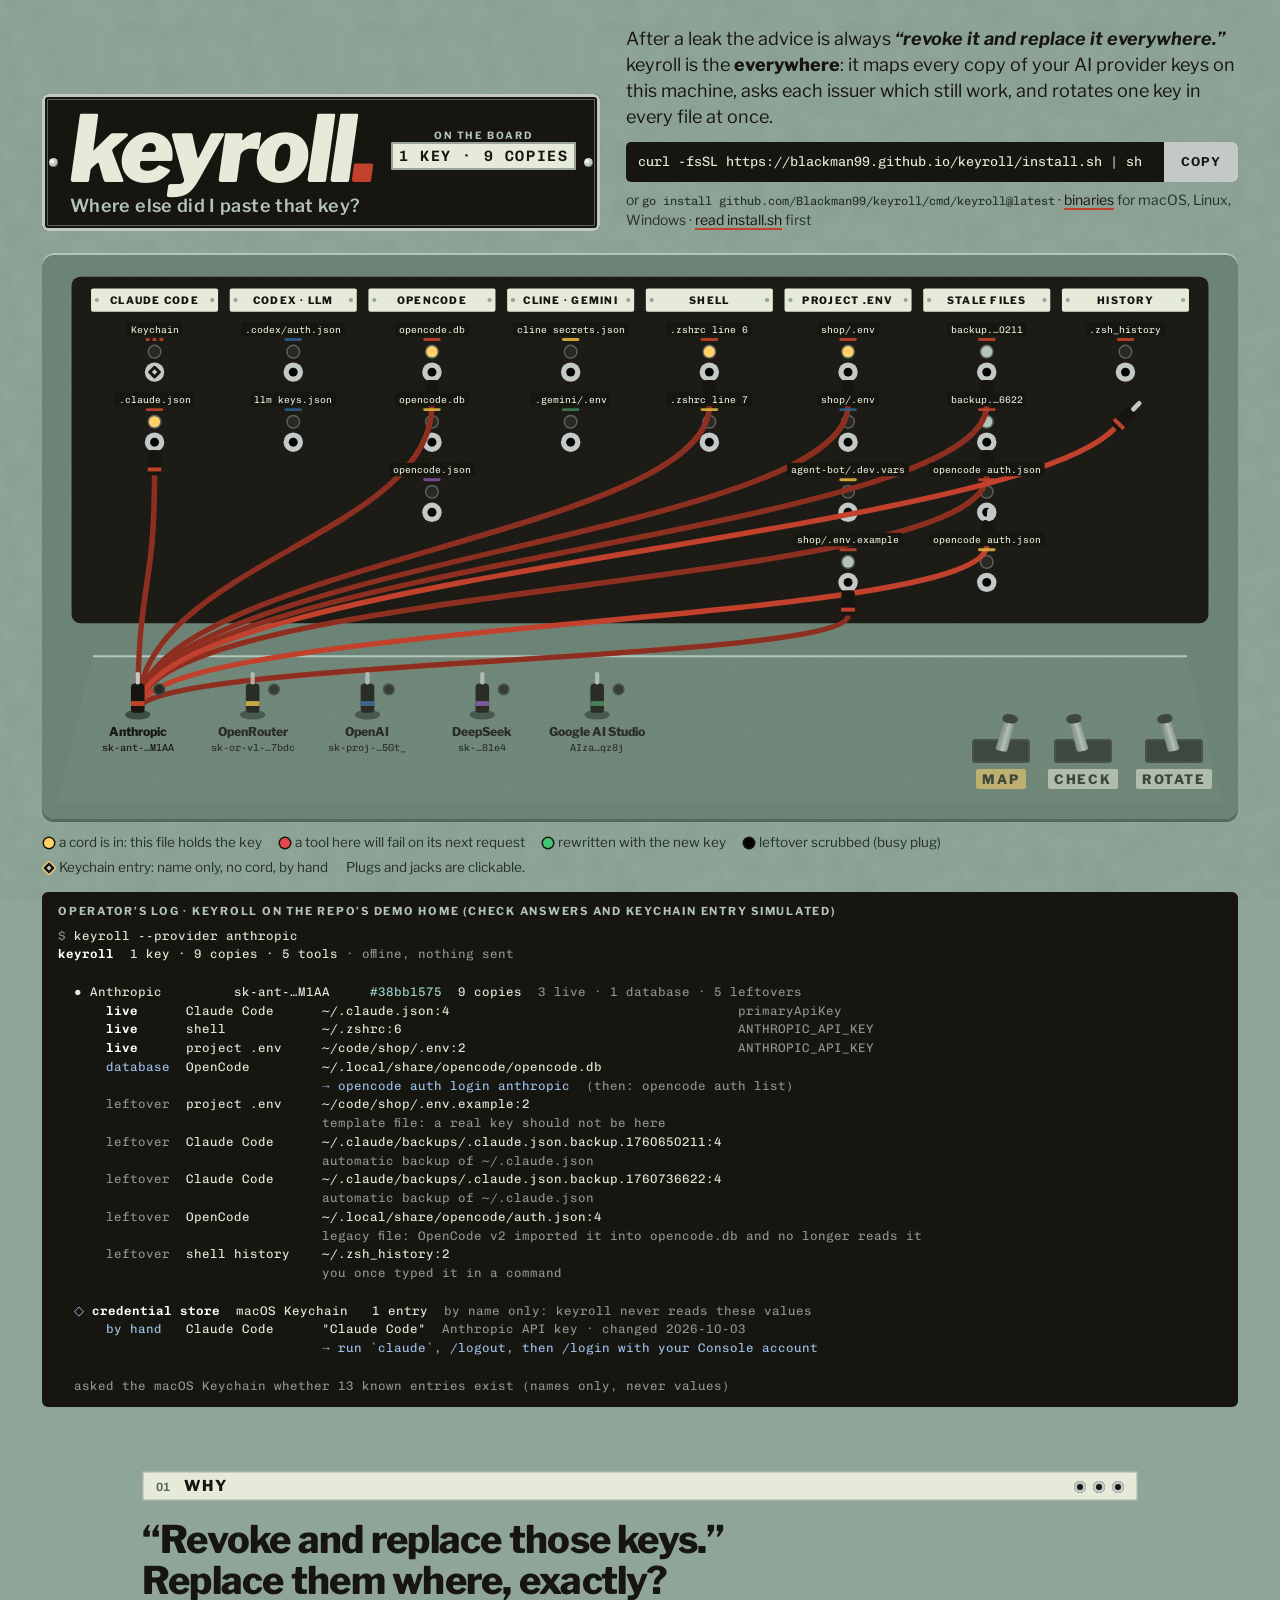
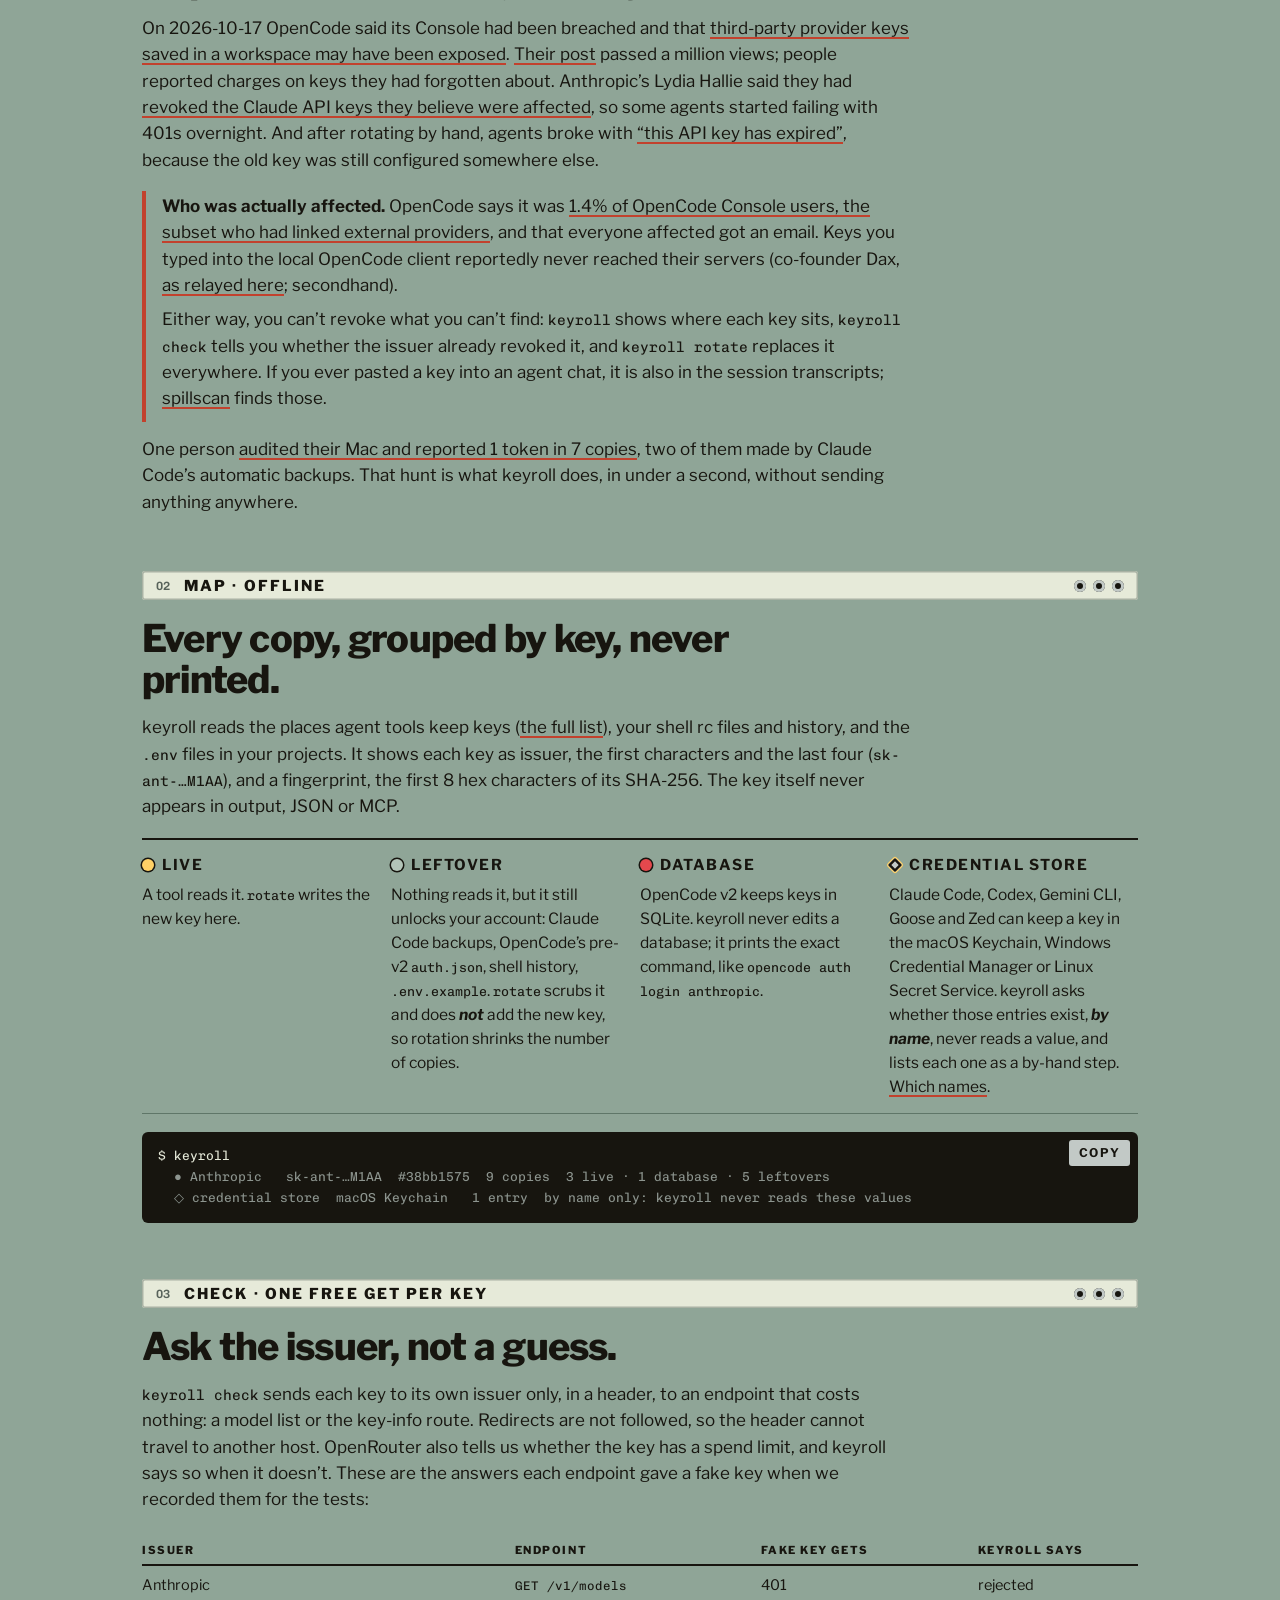
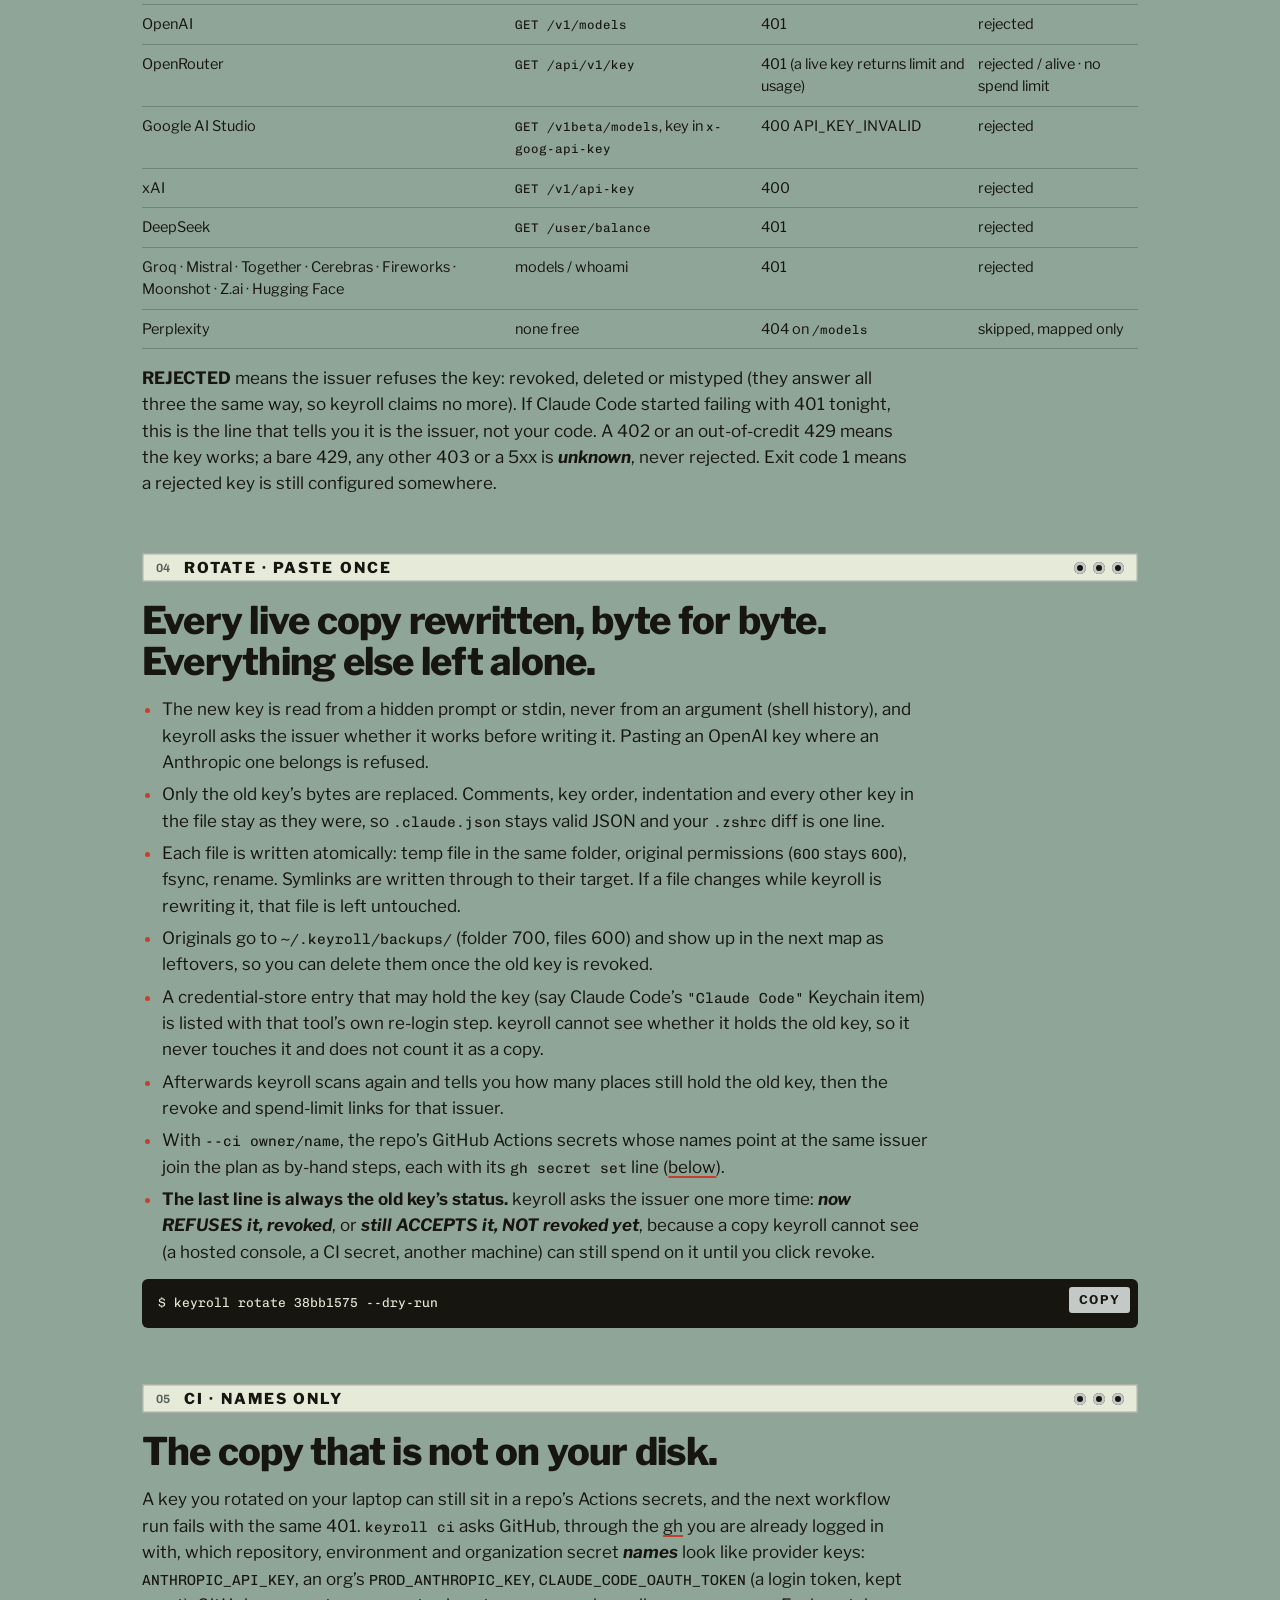
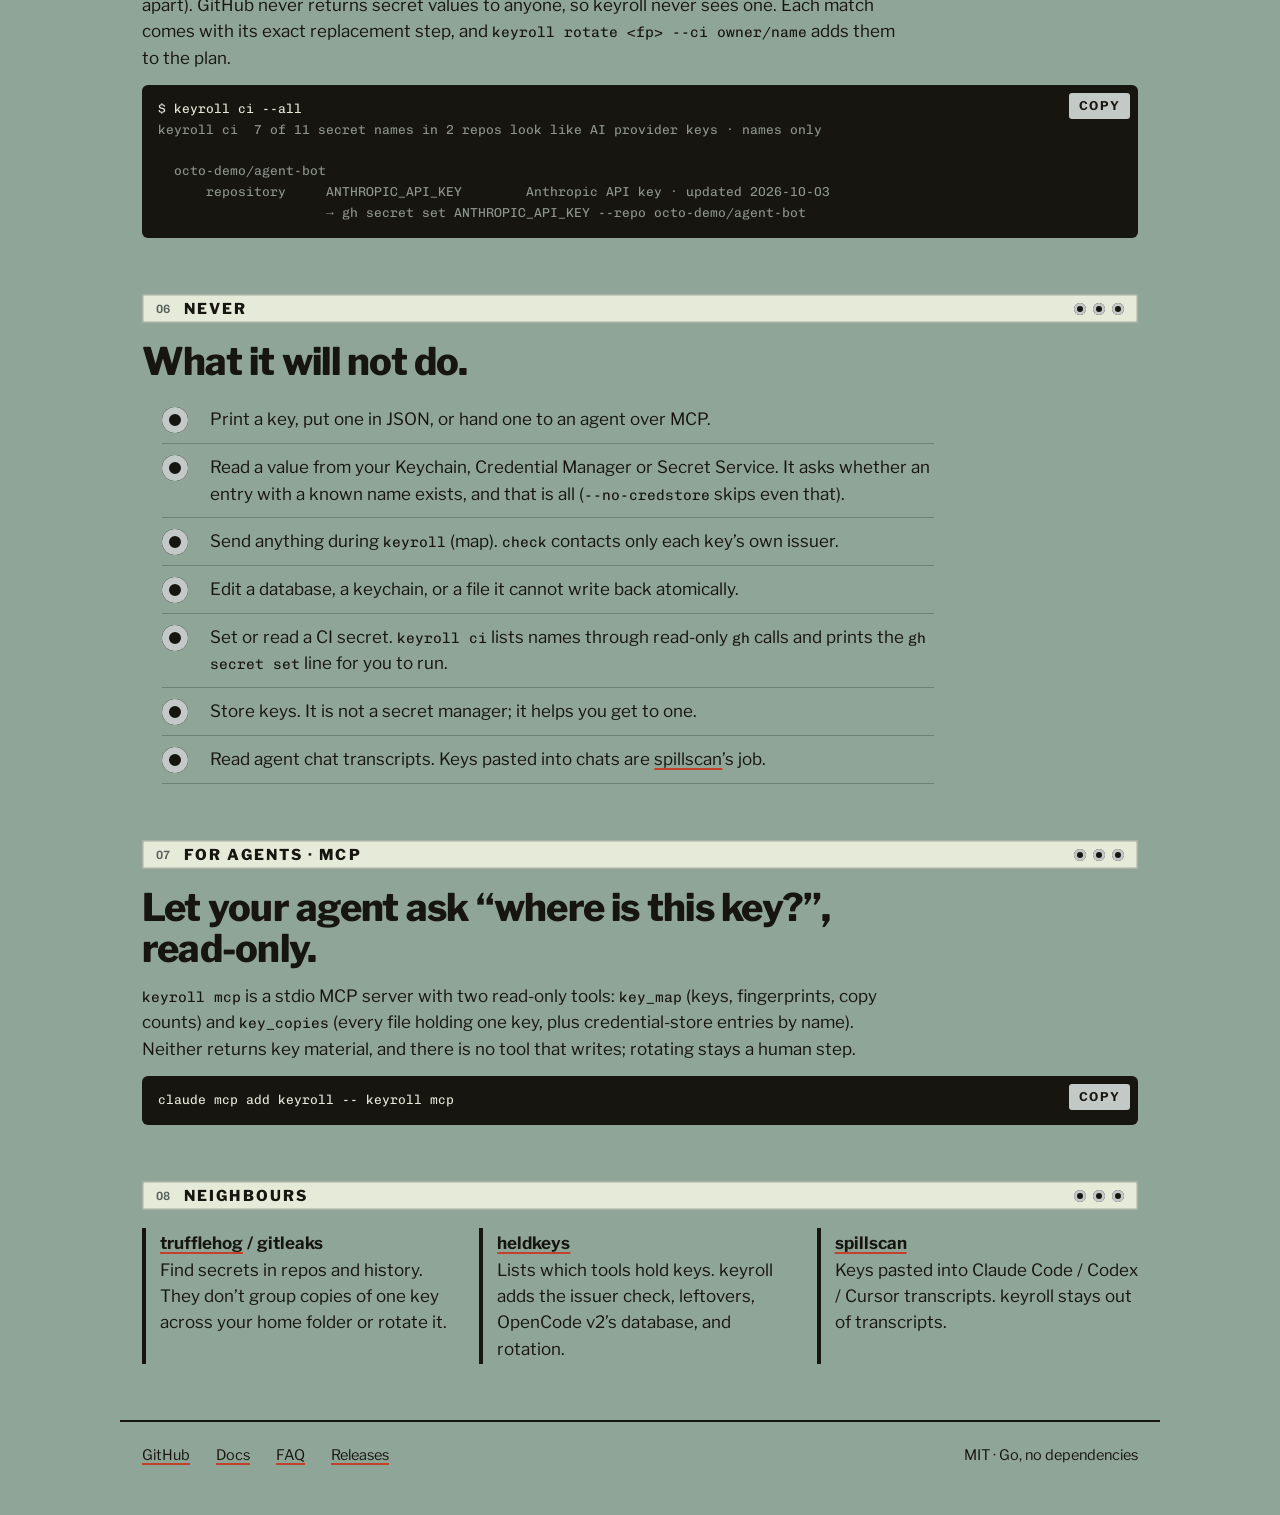
<file: site/index.html>
<!doctype html>
<html lang="en">
<head>
<meta charset="utf-8">
<meta name="viewport" content="width=device-width, initial-scale=1">
<title>keyroll · where else did I paste that key?</title>
<meta name="description" content="Find every copy of your AI provider API keys on this machine (Claude Code, Codex, OpenCode, Cline, shell rc, project .env, backups, history, credential stores, GitHub Actions secret names), ask each issuer which still work, and rotate a key everywhere at once.">
<link rel="canonical" href="https://blackman99.github.io/keyroll/">
<link rel="icon" href="favicon.svg" type="image/svg+xml">
<link rel="icon" href="logo-512.png" type="image/png" sizes="512x512">
<link rel="apple-touch-icon" href="logo-512.png">
<meta name="theme-color" content="#8fa597">
<meta property="og:type" content="website">
<meta property="og:site_name" content="keyroll">
<meta property="og:url" content="https://blackman99.github.io/keyroll/">
<meta property="og:title" content="keyroll · where else did I paste that key?">
<meta property="og:description" content="One key, nine copies: Claude Code, its backups, OpenCode's old auth.json, your .zshrc, a project .env. keyroll finds them all, asks the issuer which keys still work, and rotates one everywhere at once.">
<meta property="og:image" content="https://blackman99.github.io/keyroll/og.png">
<meta property="og:image:width" content="1200">
<meta property="og:image:height" content="630">
<meta property="og:image:alt" content="A cord switchboard: one red Anthropic key patched into nine jacks labelled with the files that hold a copy of it.">
<meta name="twitter:card" content="summary_large_image">
<meta name="twitter:title" content="keyroll · where else did I paste that key?">
<meta name="twitter:description" content="Find every copy of your AI provider keys, see which still work, rotate one everywhere at once. Offline map, Go binary, MCP server.">
<meta name="twitter:image" content="https://blackman99.github.io/keyroll/og.png">
<meta name="twitter:image:alt" content="A cord switchboard: one red Anthropic key patched into nine jacks labelled with the files that hold a copy of it.">
<link rel="preload" href="fonts/libre-franklin.woff2" as="font" type="font/woff2" crossorigin>
<link rel="preload" href="fonts/chivo-mono.woff2" as="font" type="font/woff2" crossorigin>
<link rel="stylesheet" href="style.css">
</head>
<body>
<a class="skip" href="#rack">Skip the switchboard</a>
<header class="crown">
  <div class="plate">
    <h1>keyroll<span class="dot">.</span></h1>
    <div class="meter" aria-live="polite">ON THE BOARD<output id="meter">0 KEYS</output></div>
    <div class="sub">Where else did I paste that key?</div>
  </div>
  <div class="pitch">
    <p style="margin:0">After a leak the advice is always <em>“revoke it and replace it everywhere.”</em> keyroll is the <strong>everywhere</strong>: it maps every copy of your AI provider keys on this machine, asks each issuer which still work, and rotates one key in every file at once.</p>
    <div class="install"><code id="inst">curl -fsSL https://<wbr>blackman99.github.io/<wbr>keyroll/install.sh <wbr>| sh</code><button class="copy" data-copy="inst" type="button">copy</button></div>
    <p class="alt">or <code>go install github.com/<wbr>Blackman99/<wbr>keyroll/<wbr>cmd/<wbr>keyroll@latest</code> · <a href="https://github.com/Blackman99/keyroll/releases/latest">binaries</a> for macOS, Linux, Windows · <a href="install.sh">read install.sh</a> first</p>
  </div>
</header>

<main>
<section class="board" aria-label="Live demo">
  <div class="cabinet">
    <div class="stage" id="stage"><pre class="noscript">$ keyroll
keyroll  5 keys · 19 copies · 9 tools · offline, nothing sent
  ● Anthropic   sk-ant-…M1AA   #38bb1575  9 copies  3 live · 1 database · 5 leftovers</pre></div>
    <div class="levers" role="group" aria-label="Lever keys">
      <button class="lever" id="lv-map" type="button" aria-pressed="false"><span class="base"><span class="arm"></span></span><span class="lbl">MAP</span></button>
      <button class="lever" id="lv-check" type="button" aria-pressed="false"><span class="base"><span class="arm"></span></span><span class="lbl">CHECK</span></button>
      <button class="lever" id="lv-rotate" type="button" aria-pressed="false"><span class="base"><span class="arm"></span></span><span class="lbl">ROTATE</span></button>
    </div>
    <div class="detail" id="detail" role="tooltip"></div>
  </div>
  <p class="caption">
    <span><span class="swatch" style="background:var(--ring)"></span>a cord is in: this file holds the key</span>
    <span><span class="swatch" style="background:var(--dead)"></span>a tool here will fail on its next request</span>
    <span><span class="swatch" style="background:var(--alive)"></span>rewritten with the new key</span>
    <span><span class="swatch" style="background:#050504"></span>leftover scrubbed (busy plug)</span>
    <span><span class="swatch diamond"></span>Keychain entry: name only, no cord, by hand</span>
    <span>Plugs and jacks are clickable.</span>
  </p>
  <div class="log">
    <div class="head"><span>operator’s log · keyroll on the repo’s demo home (check answers and Keychain entry simulated)</span><button id="replay" type="button" hidden>replay</button></div>
    <pre id="log" aria-live="polite"></pre>
  </div>
</section>

<div class="rack" id="rack">
  <section class="card" id="why">
    <div class="strip"><span class="no">01</span><h2>Why</h2><span class="jk"><i></i><i></i><i></i></span></div>
    <h3>“Revoke and replace those keys.” Replace them where, exactly?</h3>
    <p>On 2026-10-17 OpenCode said its Console had been breached and that <a href="https://news.ycombinator.com/item?id=50133401">third-party provider keys saved in a workspace may have been exposed</a>. <a href="https://x.com/opencode/status/2111519637049319818">Their post</a> passed a million views; people reported charges on keys they had forgotten about. Anthropic’s Lydia Hallie said they had <a href="https://x.com/lydiahallie/status/2111563956666110287">revoked the Claude API keys they believe were affected</a>, so some agents started failing with 401s overnight. And after rotating by hand, agents broke with <a href="https://github.com/anomalyco/opencode/issues/56556">“this API key has expired”</a>, because the old key was still configured somewhere else.</p>
    <div class="who">
      <p><b>Who was actually affected.</b> OpenCode says it was <a href="https://x.com/opencode/status/2111519637049319818">1.4% of OpenCode Console users, the subset who had linked external providers</a>, and that everyone affected got an email. Keys you typed into the local OpenCode client reportedly never reached their servers (co-founder Dax, <a href="https://x.com/Jarvist719/status/2111628993623388190">as relayed here</a>; secondhand).</p>
      <p>Either way, you can’t revoke what you can’t find: <code>keyroll</code> shows where each key sits, <code>keyroll check</code> tells you whether the issuer already revoked it, and <code>keyroll rotate</code> replaces it everywhere. If you ever pasted a key into an agent chat, it is also in the session transcripts; <a href="https://github.com/Blackman99/spillscan">spillscan</a> finds those.</p>
    </div>
    <p>One person <a href="https://x.com/HeyAIpenguin/status/2111579446847156485">audited their Mac and reported 1 token in 7 copies</a>, two of them made by Claude Code’s automatic backups. That hunt is what keyroll does, in under a second, without sending anything anywhere.</p>
  </section>

  <section class="card" id="map">
    <div class="strip"><span class="no">02</span><h2>Map · offline</h2><span class="jk"><i></i><i></i><i></i></span></div>
    <h3>Every copy, grouped by key, never printed.</h3>
    <p>keyroll reads the places agent tools keep keys (<a href="docs/#where">the full list</a>), your shell rc files and history, and the <code>.env</code> files in your projects. It shows each key as issuer, the first characters and the last four (<code>sk-ant-…M1AA</code>), and a fingerprint, the first 8 hex characters of its SHA-256. The key itself never appears in output, JSON or MCP.</p>
    <div class="cls">
      <div><b><span class="lampdot" style="background:var(--ring)"></span>live</b><p>A tool reads it. <code>rotate</code> writes the new key here.</p></div>
      <div><b><span class="lampdot" style="background:var(--hammer-hi)"></span>leftover</b><p>Nothing reads it, but it still unlocks your account: Claude Code backups, OpenCode’s pre-v2 <code>auth.json</code>, shell history, <code>.env.example</code>. <code>rotate</code> scrubs it and does <em>not</em> add the new key, so rotation shrinks the number of copies.</p></div>
      <div><b><span class="lampdot" style="background:var(--dead)"></span>database</b><p>OpenCode v2 keeps keys in SQLite. keyroll never edits a database; it prints the exact command, like <code>opencode auth login anthropic</code>.</p></div>
      <div><b><span class="lampdot diamond"></span>credential store</b><p>Claude Code, Codex, Gemini CLI, Goose and Zed can keep a key in the macOS Keychain, Windows Credential Manager or Linux Secret Service. keyroll asks whether those entries exist, <em>by name</em>, never reads a value, and lists each one as a by-hand step. <a href="docs/#stores">Which names</a>.</p></div>
    </div>
    <div class="term"><button class="copy" data-copy="c-map" type="button">copy</button><span id="c-map">$ keyroll</span>
<span style="color:#8d958f">  ● Anthropic   sk-ant-…M1AA  #38bb1575  9 copies  3 live · 1 database · 5 leftovers
  ◇ credential store  macOS Keychain   1 entry  by name only: keyroll never reads these values</span></div>
  </section>

  <section class="card" id="check">
    <div class="strip"><span class="no">03</span><h2>Check · one free GET per key</h2><span class="jk"><i></i><i></i><i></i></span></div>
    <h3>Ask the issuer, not a guess.</h3>
    <p><code>keyroll check</code> sends each key to its own issuer only, in a header, to an endpoint that costs nothing: a model list or the key-info route. Redirects are not followed, so the header cannot travel to another host. OpenRouter also tells us whether the key has a spend limit, and keyroll says so when it doesn’t. These are the answers each endpoint gave a fake key when we recorded them for the tests:</p>
    <div class="tablewrap"><table class="ring">
      <thead><tr><th>Issuer</th><th>Endpoint</th><th>Fake key gets</th><th>keyroll says</th></tr></thead>
      <tbody>
        <tr><td>Anthropic</td><td><code>GET /v1/models</code></td><td>401</td><td>rejected</td></tr>
        <tr><td>OpenAI</td><td><code>GET /v1/models</code></td><td>401</td><td>rejected</td></tr>
        <tr><td>OpenRouter</td><td><code>GET /api/v1/key</code></td><td>401 (a live key returns limit and usage)</td><td>rejected / alive · no spend limit</td></tr>
        <tr><td>Google AI Studio</td><td><code>GET /v1beta/models</code>, key in <code>x-goog-api-key</code></td><td>400 API_KEY_INVALID</td><td>rejected</td></tr>
        <tr><td>xAI</td><td><code>GET /v1/api-key</code></td><td>400</td><td>rejected</td></tr>
        <tr><td>DeepSeek</td><td><code>GET /user/balance</code></td><td>401</td><td>rejected</td></tr>
        <tr><td>Groq · Mistral · Together · Cerebras · Fireworks · Moonshot · Z.ai · Hugging Face</td><td>models / whoami</td><td>401</td><td>rejected</td></tr>
        <tr><td>Perplexity</td><td>none free</td><td>404 on <code>/models</code></td><td>skipped, mapped only</td></tr>
      </tbody>
    </table></div>
    <p class="swipe">swipe the table →</p>
    <p><b>REJECTED</b> means the issuer refuses the key: revoked, deleted or mistyped (they answer all three the same way, so keyroll claims no more). If Claude Code started failing with 401 tonight, this is the line that tells you it is the issuer, not your code. A 402 or an out-of-credit 429 means the key works; a bare 429, any other 403 or a 5xx is <em>unknown</em>, never rejected. Exit code 1 means a rejected key is still configured somewhere.</p>
  </section>

  <section class="card" id="rotate">
    <div class="strip"><span class="no">04</span><h2>Rotate · paste once</h2><span class="jk"><i></i><i></i><i></i></span></div>
    <h3>Every live copy rewritten, byte for byte. Everything else left alone.</h3>
    <ul>
      <li>The new key is read from a hidden prompt or stdin, never from an argument (shell history), and keyroll asks the issuer whether it works before writing it. Pasting an OpenAI key where an Anthropic one belongs is refused.</li>
      <li>Only the old key’s bytes are replaced. Comments, key order, indentation and every other key in the file stay as they were, so <code>.claude.json</code> stays valid JSON and your <code>.zshrc</code> diff is one line.</li>
      <li>Each file is written atomically: temp file in the same folder, original permissions (<code>600</code> stays <code>600</code>), fsync, rename. Symlinks are written through to their target. If a file changes while keyroll is rewriting it, that file is left untouched.</li>
      <li>Originals go to <code>~/.keyroll/backups/</code> (folder 700, files 600) and show up in the next map as leftovers, so you can delete them once the old key is revoked.</li>
      <li>A credential-store entry that may hold the key (say Claude Code’s <code>"Claude Code"</code> Keychain item) is listed with that tool’s own re-login step. keyroll cannot see whether it holds the old key, so it never touches it and does not count it as a copy.</li>
      <li>Afterwards keyroll scans again and tells you how many places still hold the old key, then the revoke and spend-limit links for that issuer.</li>
      <li>With <code>--ci owner/name</code>, the repo’s GitHub Actions secrets whose names point at the same issuer join the plan as by-hand steps, each with its <code>gh secret set</code> line (<a href="#ci">below</a>).</li>
      <li><b>The last line is always the old key’s status.</b> keyroll asks the issuer one more time: <em>now REFUSES it, revoked</em>, or <em>still ACCEPTS it, NOT revoked yet</em>, because a copy keyroll cannot see (a hosted console, a CI secret, another machine) can still spend on it until you click revoke.</li>
    </ul>
    <div class="term wrapcmd"><button class="copy" data-copy="c-rot" type="button">copy</button><span id="c-rot">$ keyroll rotate 38bb1575 --dry-run</span></div>
  </section>

  <section class="card" id="ci">
    <div class="strip"><span class="no">05</span><h2>CI · names only</h2><span class="jk"><i></i><i></i><i></i></span></div>
    <h3>The copy that is not on your disk.</h3>
    <p>A key you rotated on your laptop can still sit in a repo’s Actions secrets, and the next workflow run fails with the same 401. <code>keyroll ci</code> asks GitHub, through the <a href="https://cli.github.com">gh</a> you are already logged in with, which repository, environment and organization secret <em>names</em> look like provider keys: <code>ANTHROPIC_API_KEY</code>, an org’s <code>PROD_ANTHROPIC_KEY</code>, <code>CLAUDE_CODE_OAUTH_TOKEN</code> (a login token, kept apart). GitHub never returns secret values to anyone, so keyroll never sees one. Each match comes with its exact replacement step, and <code>keyroll rotate &lt;fp&gt; --ci owner/name</code> adds them to the plan.</p>
    <div class="term"><button class="copy" data-copy="c-ci" type="button">copy</button><span id="c-ci">$ keyroll ci --all</span>
<span style="color:#8d958f">keyroll ci  7 of 11 secret names in 2 repos look like AI provider keys · names only

  octo-demo/agent-bot
      repository     ANTHROPIC_API_KEY        Anthropic API key · updated 2026-10-03
                     → gh secret set ANTHROPIC_API_KEY --repo octo-demo/agent-bot</span></div>
  </section>

  <section class="card" id="never">
    <div class="strip"><span class="no">06</span><h2>Never</h2><span class="jk"><i></i><i></i><i></i></span></div>
    <h3>What it will not do.</h3>
    <ul class="never">
      <li><span>Print a key, put one in JSON, or hand one to an agent over MCP.</span></li>
      <li><span>Read a value from your Keychain, Credential Manager or Secret Service. It asks whether an entry with a known name exists, and that is all (<code>--no-credstore</code> skips even that).</span></li>
      <li><span>Send anything during <code>keyroll</code> (map). <code>check</code> contacts only each key’s own issuer.</span></li>
      <li><span>Edit a database, a keychain, or a file it cannot write back atomically.</span></li>
      <li><span>Set or read a CI secret. <code>keyroll ci</code> lists names through read-only <code>gh</code> calls and prints the <code>gh secret set</code> line for you to run.</span></li>
      <li><span>Store keys. It is not a secret manager; it helps you get to one.</span></li>
      <li><span>Read agent chat transcripts. Keys pasted into chats are <a href="https://github.com/Blackman99/spillscan">spillscan</a>’s job.</span></li>
    </ul>
  </section>

  <section class="card" id="agents">
    <div class="strip"><span class="no">07</span><h2>For agents · MCP</h2><span class="jk"><i></i><i></i><i></i></span></div>
    <h3>Let your agent ask “where is this key?”, read-only.</h3>
    <p><code>keyroll mcp</code> is a stdio MCP server with two read-only tools: <code>key_map</code> (keys, fingerprints, copy counts) and <code>key_copies</code> (every file holding one key, plus credential-store entries by name). Neither returns key material, and there is no tool that writes; rotating stays a human step.</p>
    <div class="term wrapcmd"><button class="copy" data-copy="c-mcp" type="button">copy</button><span id="c-mcp">claude mcp add keyroll -- keyroll mcp</span></div>
  </section>

  <section class="card" id="others">
    <div class="strip"><span class="no">08</span><h2>Neighbours</h2><span class="jk"><i></i><i></i><i></i></span></div>
    <div class="boundary">
      <div><b><a href="https://github.com/trufflesecurity/trufflehog">trufflehog</a> / gitleaks</b>Find secrets in repos and history. They don’t group copies of one key across your home folder or rotate it.</div>
      <div><b><a href="https://github.com/hugomn/heldkeys">heldkeys</a></b>Lists which tools hold keys. keyroll adds the issuer check, leftovers, OpenCode v2’s database, and rotation.</div>
      <div><b><a href="https://github.com/Blackman99/spillscan">spillscan</a></b>Keys pasted into Claude Code / Codex / Cursor transcripts. keyroll stays out of transcripts.</div>
    </div>
  </section>
</div>
</main>

<footer>
  <a href="https://github.com/Blackman99/keyroll">GitHub</a>
  <a href="docs/">Docs</a>
  <a href="docs/#faq">FAQ</a>
  <a href="https://github.com/Blackman99/keyroll/releases">Releases</a>
  <span class="sp"></span>
  <span>MIT · Go, no dependencies</span>
</footer>
<script src="app.js"></script>
</body>
</html>
</file>
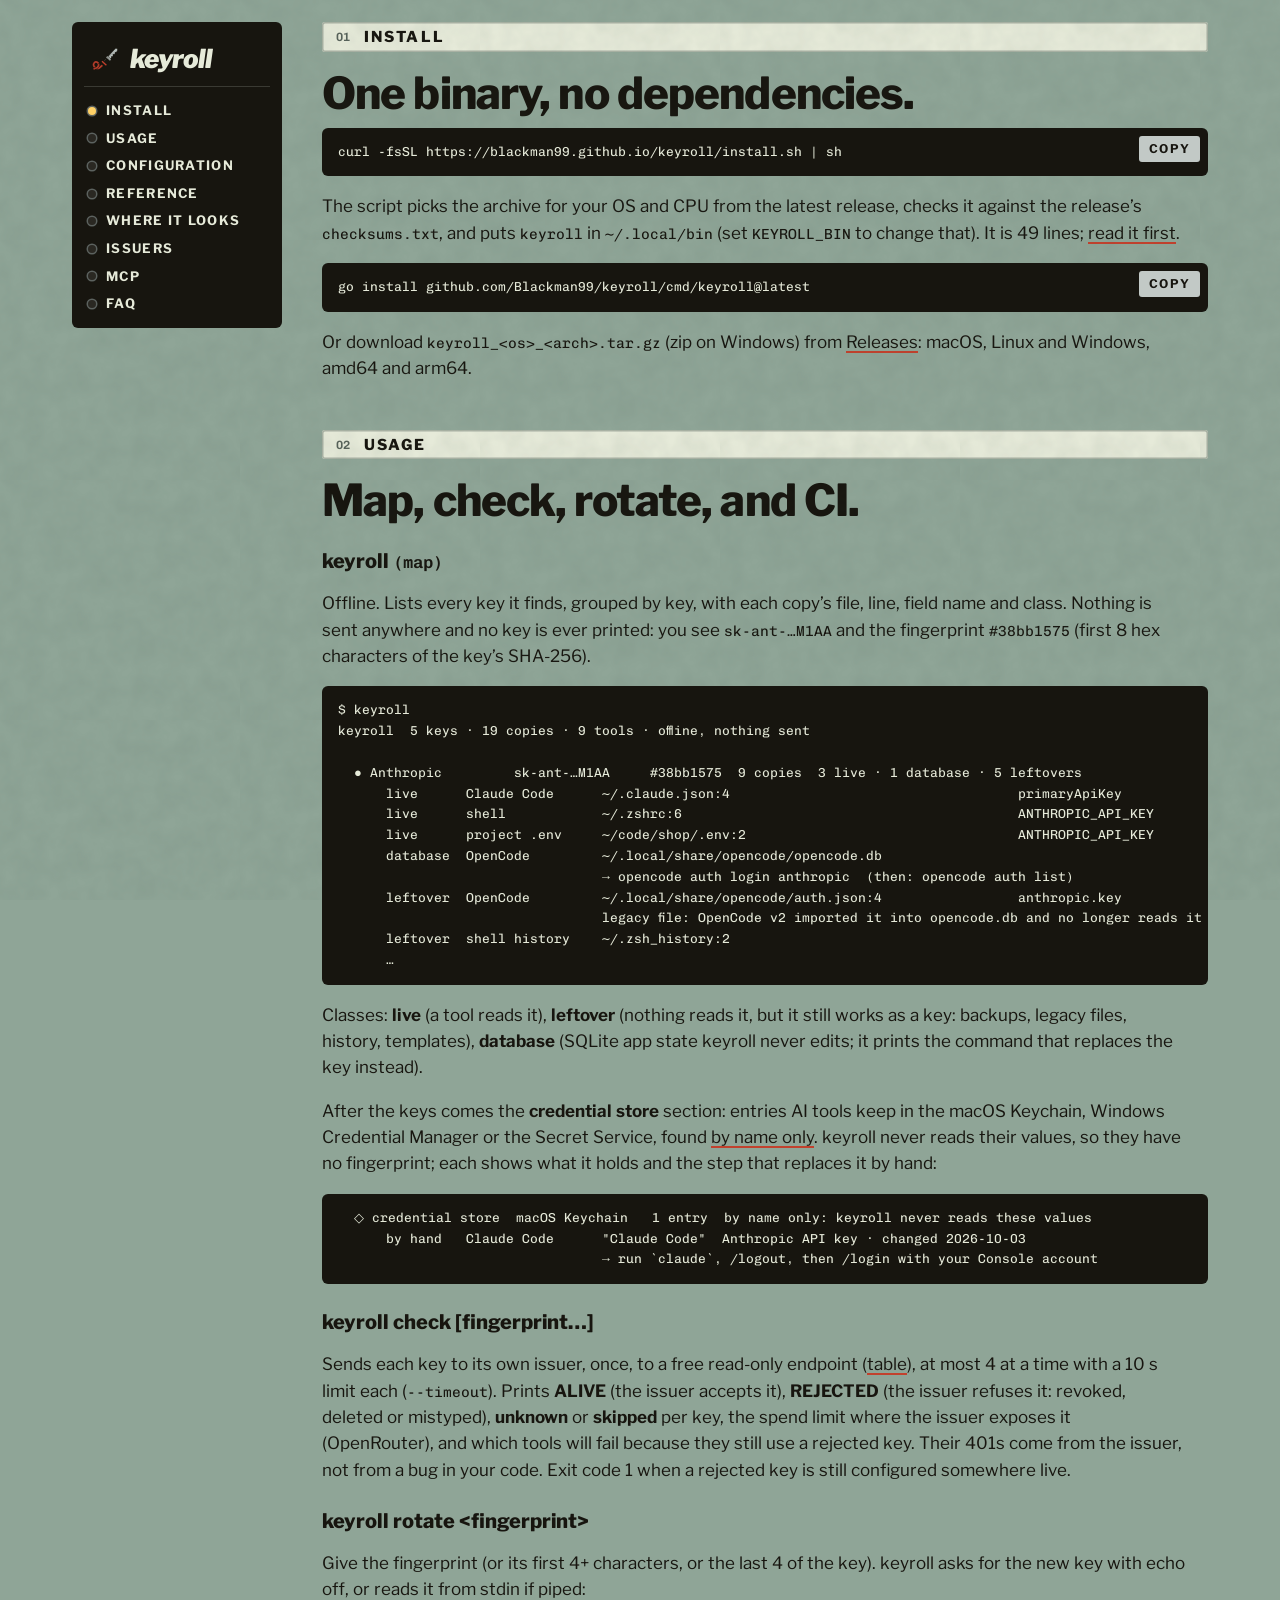
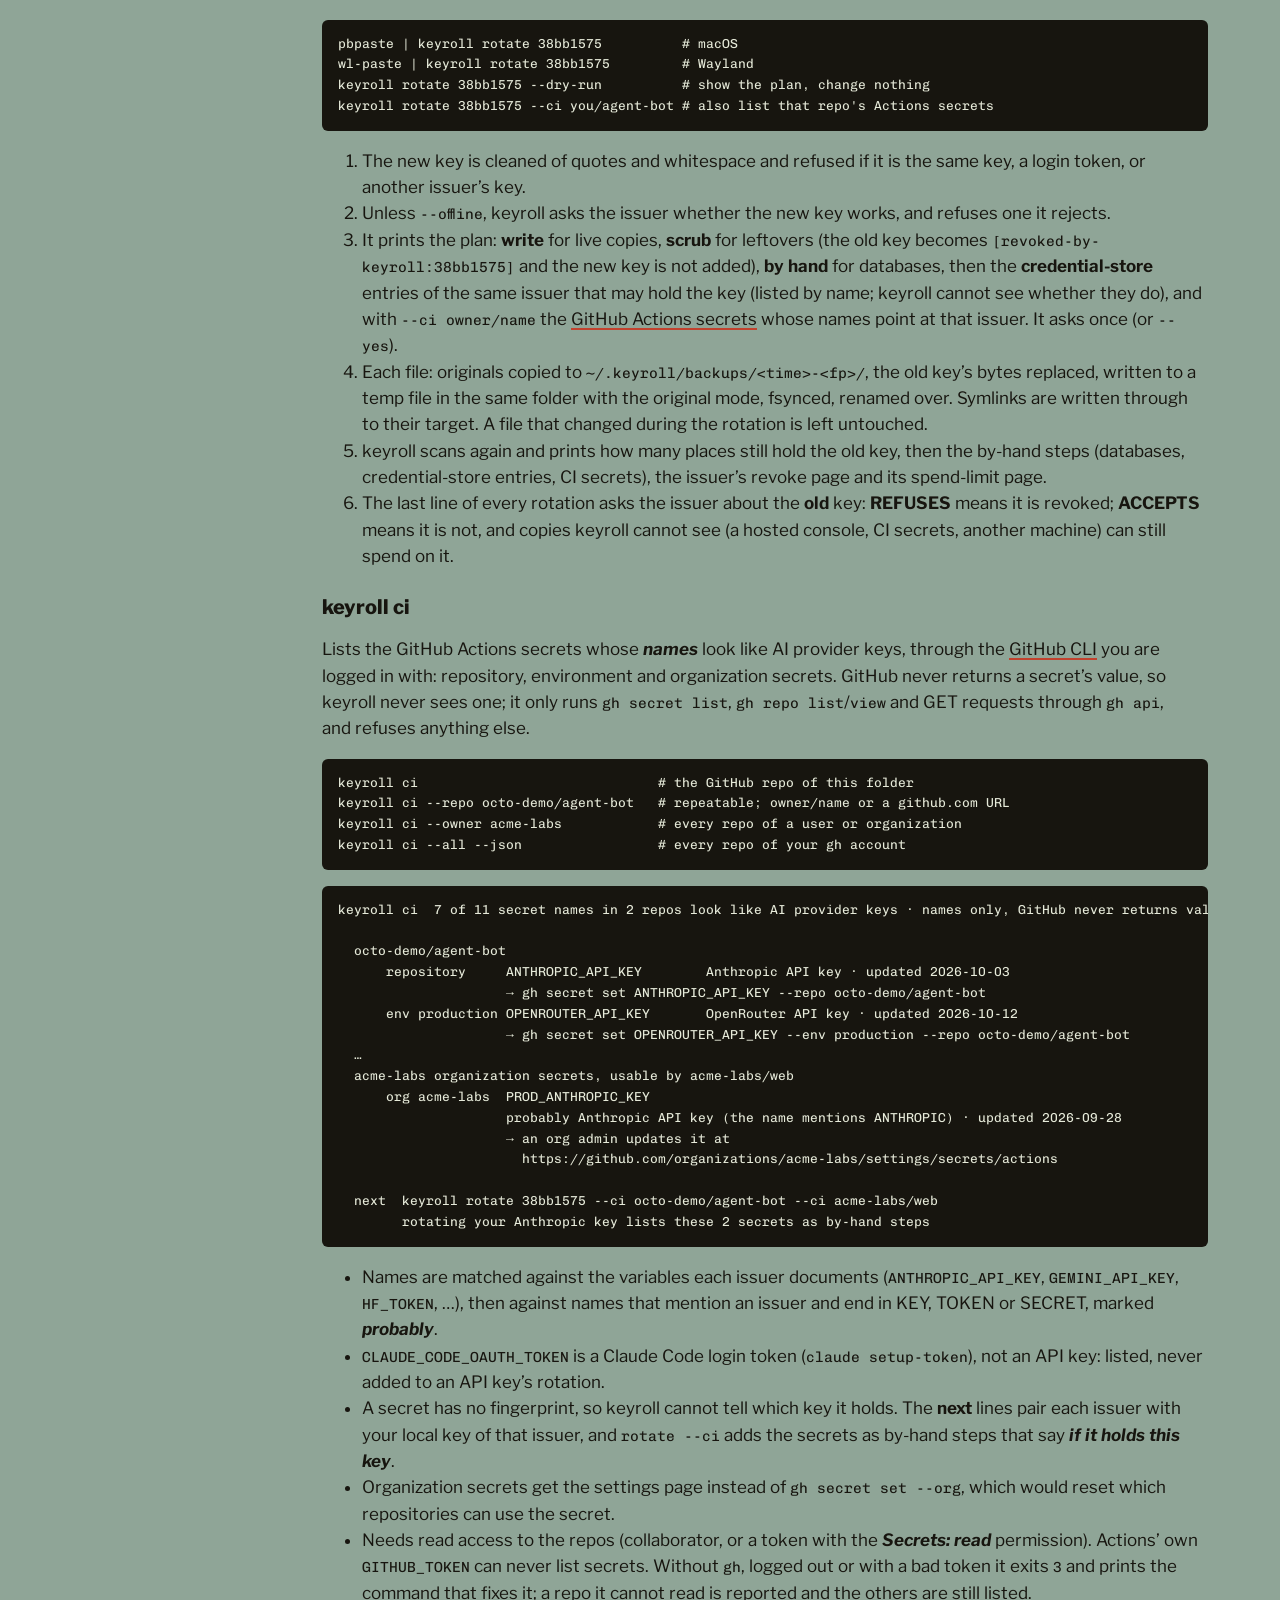
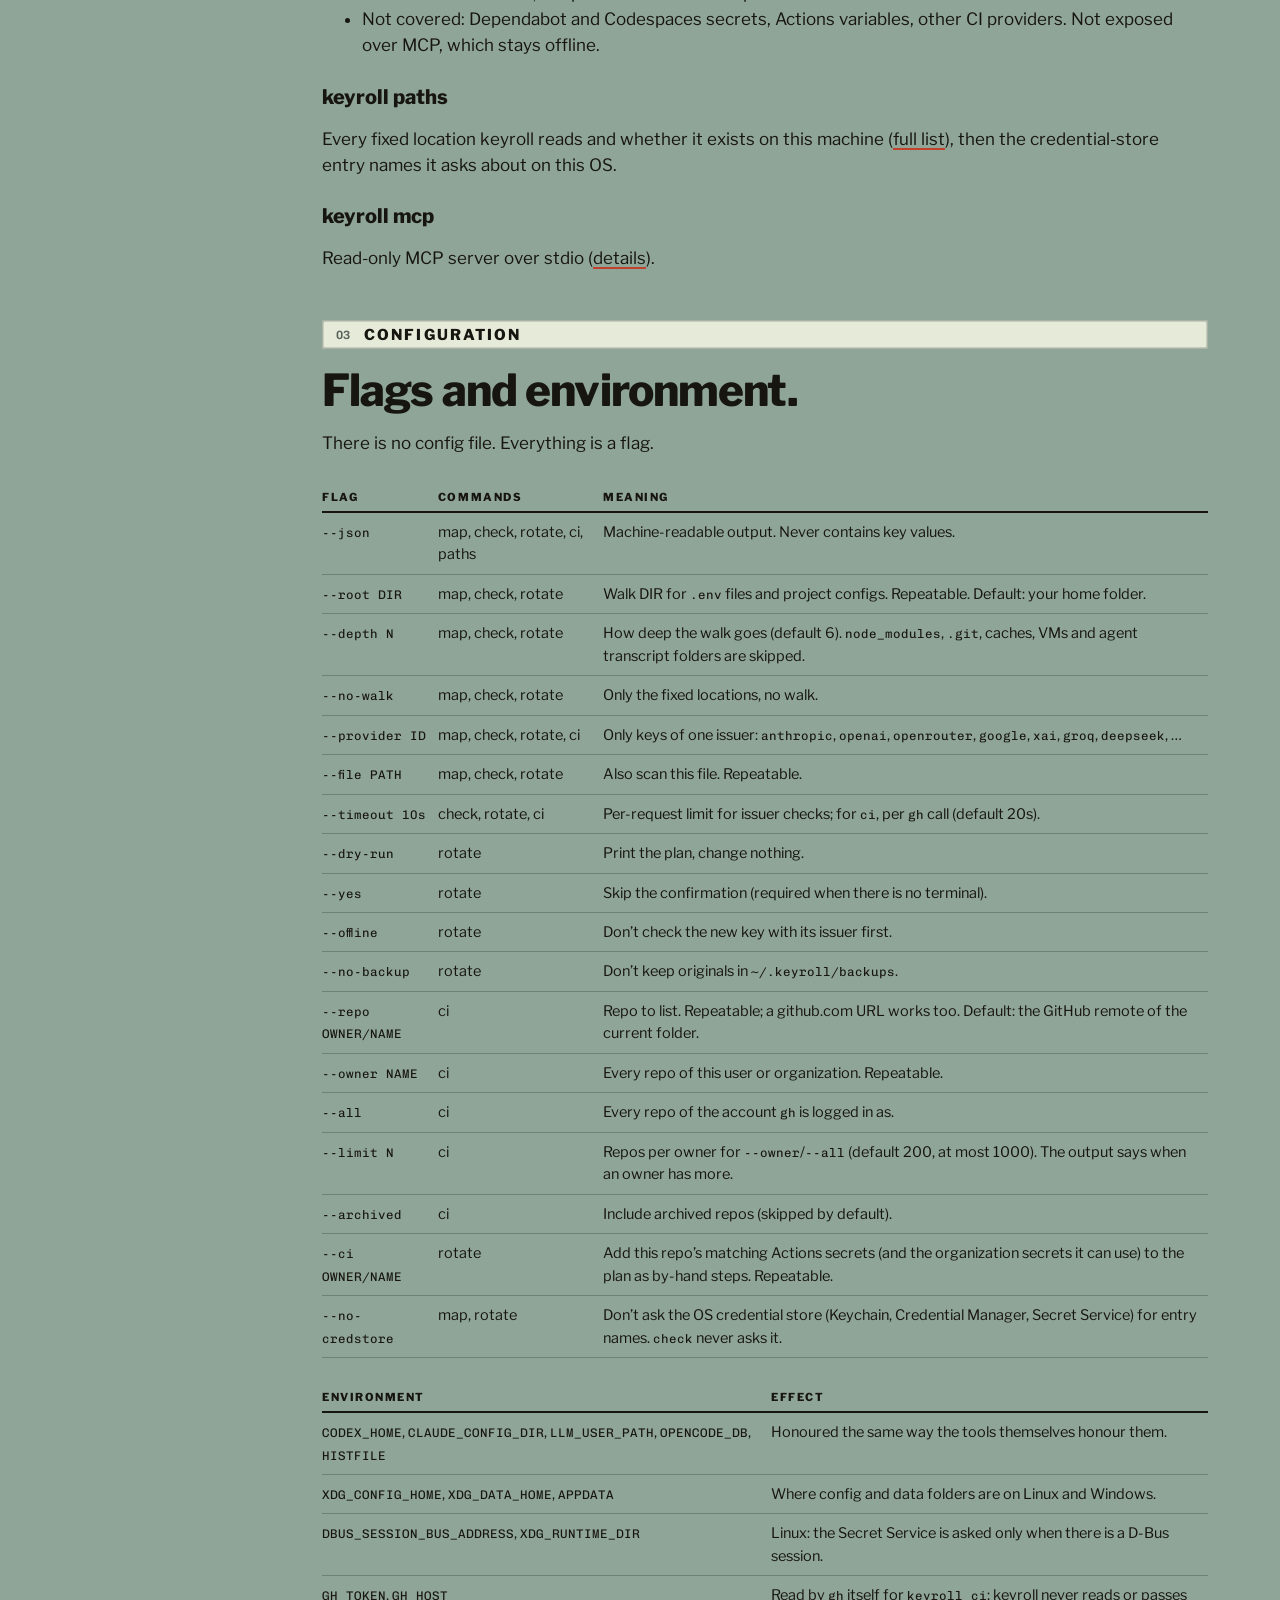
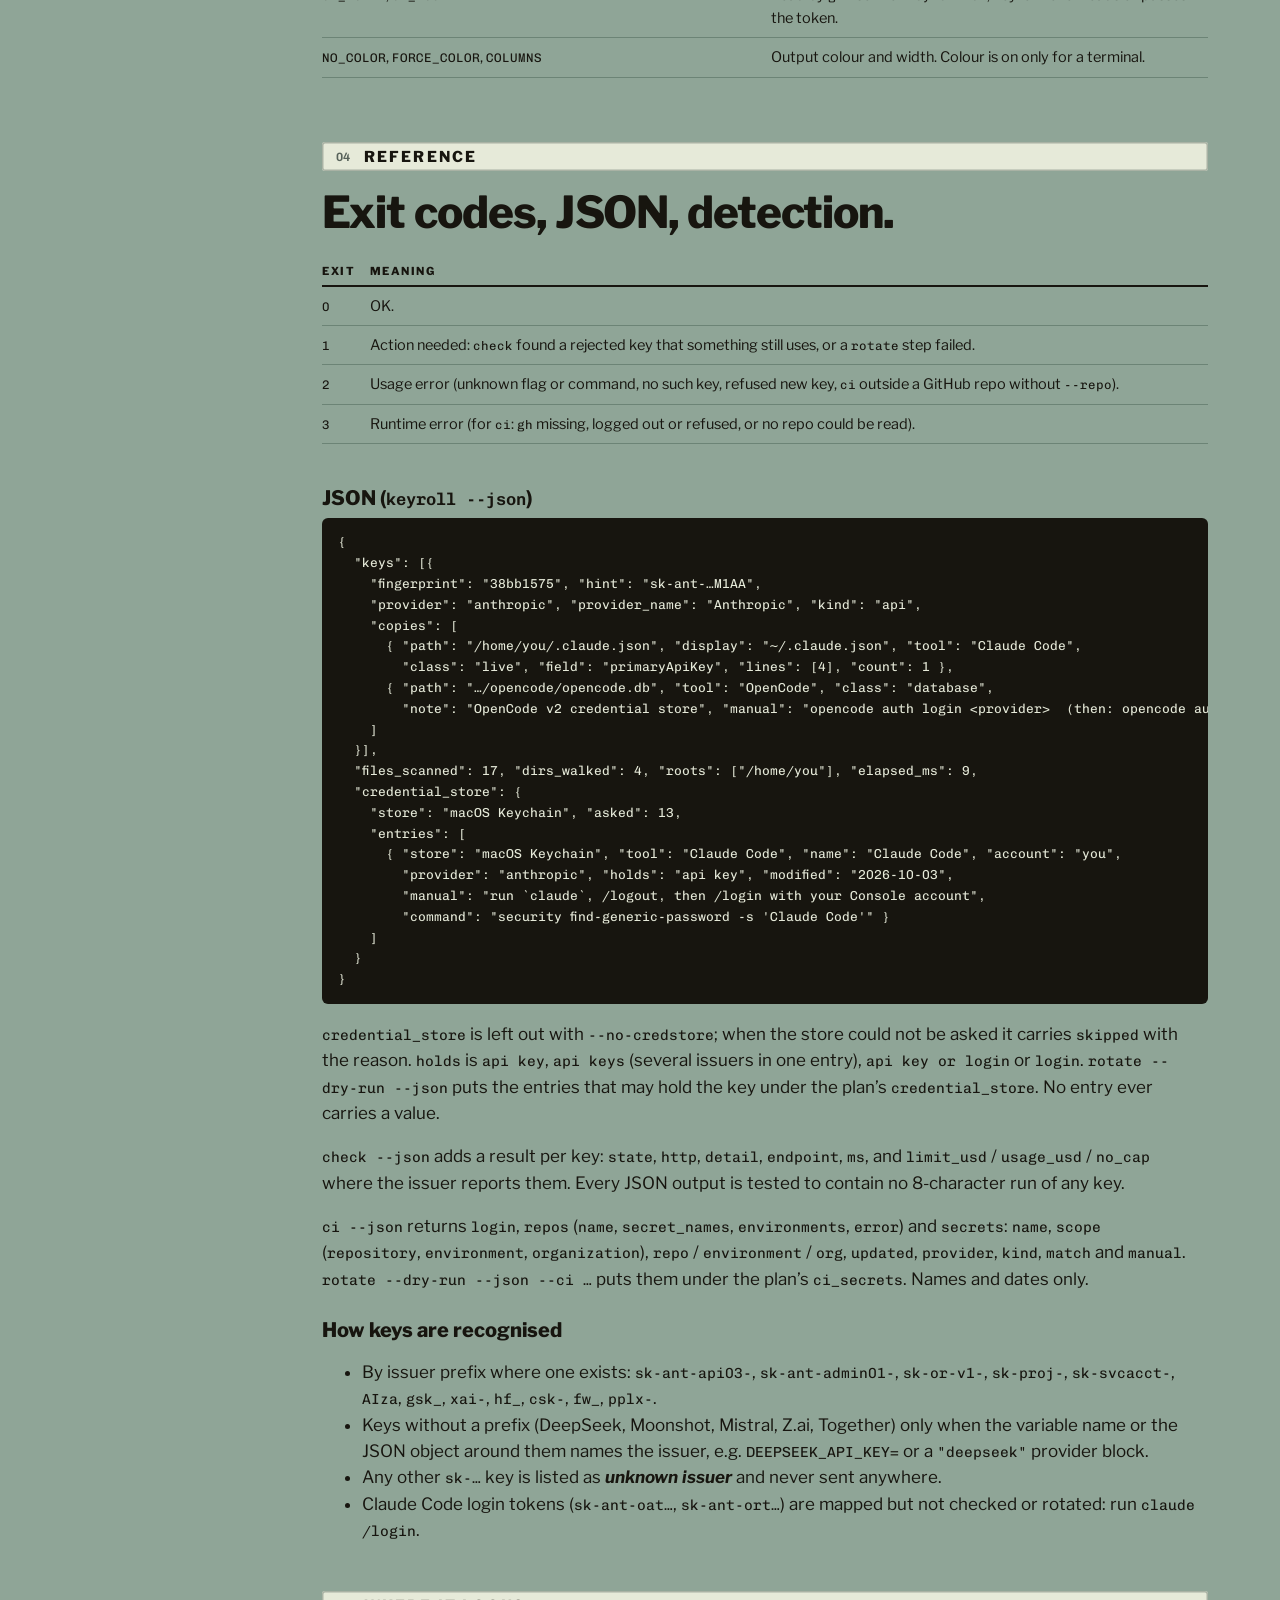
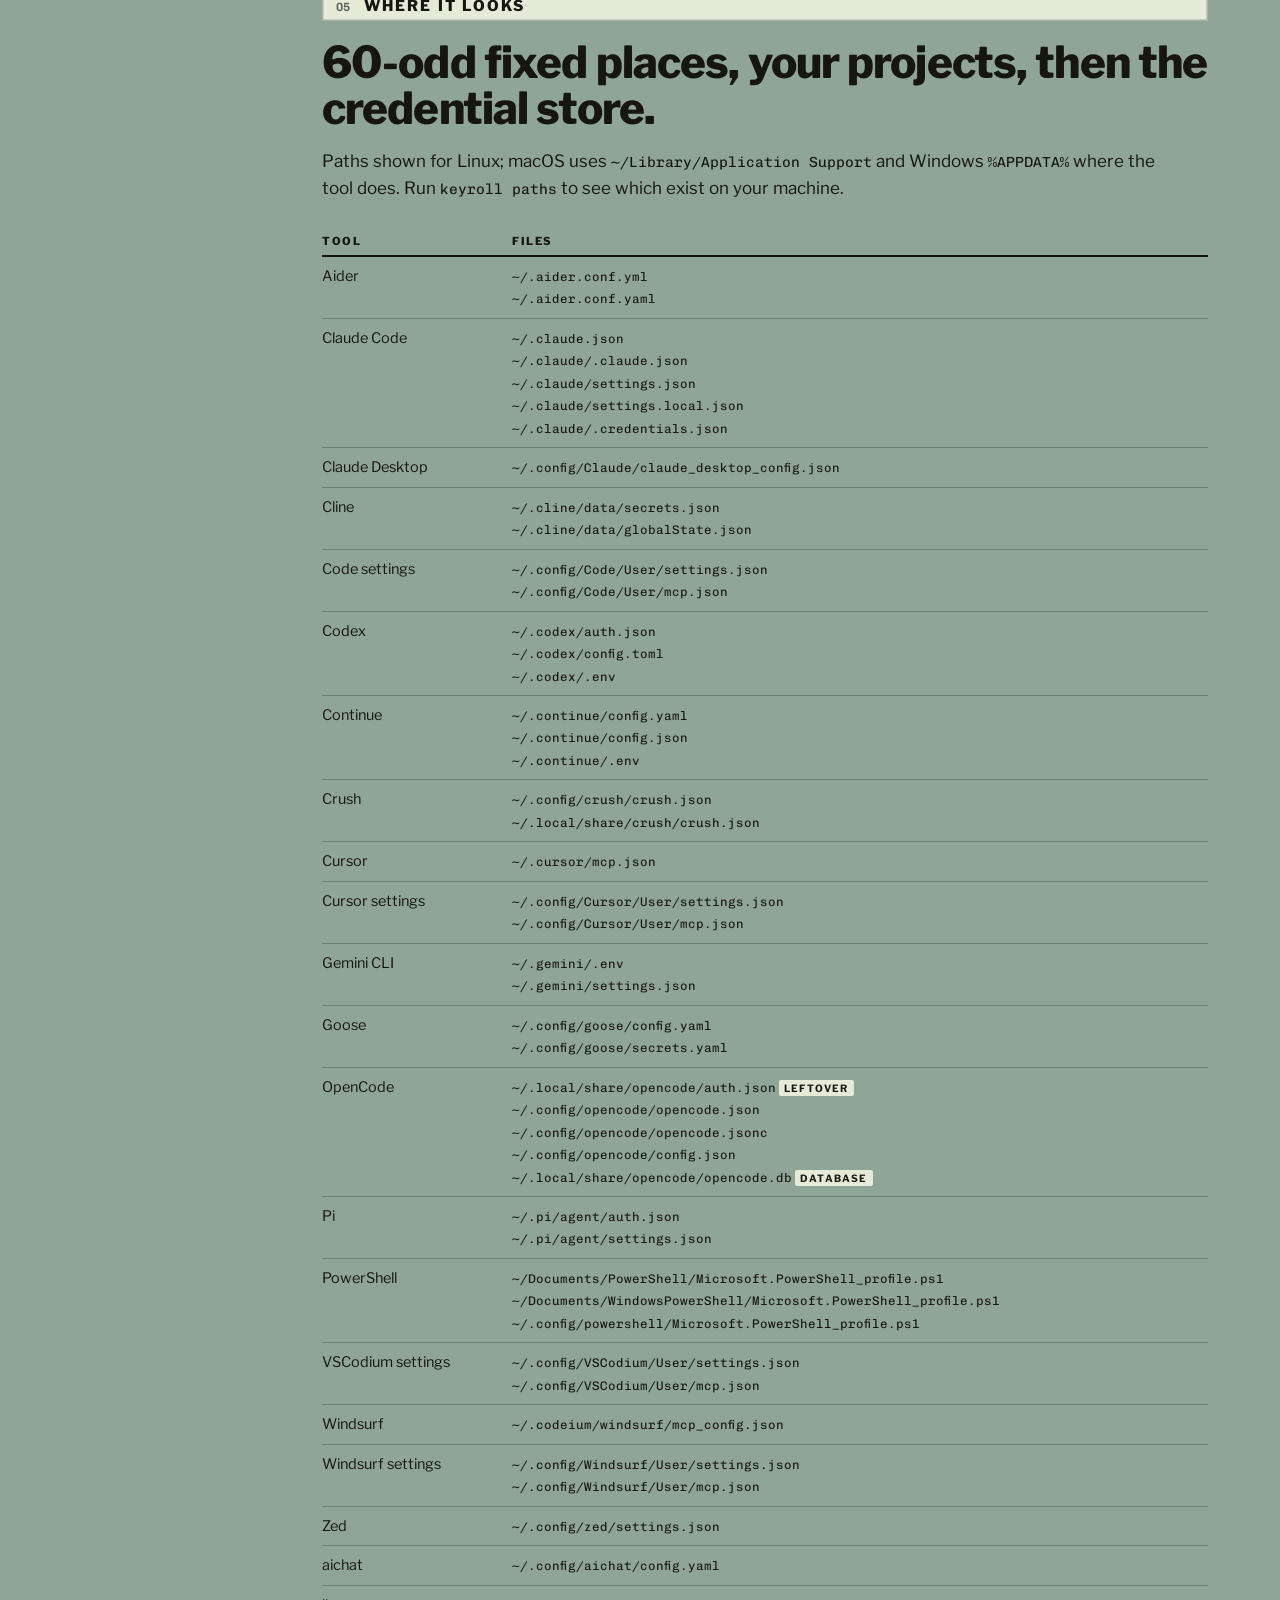
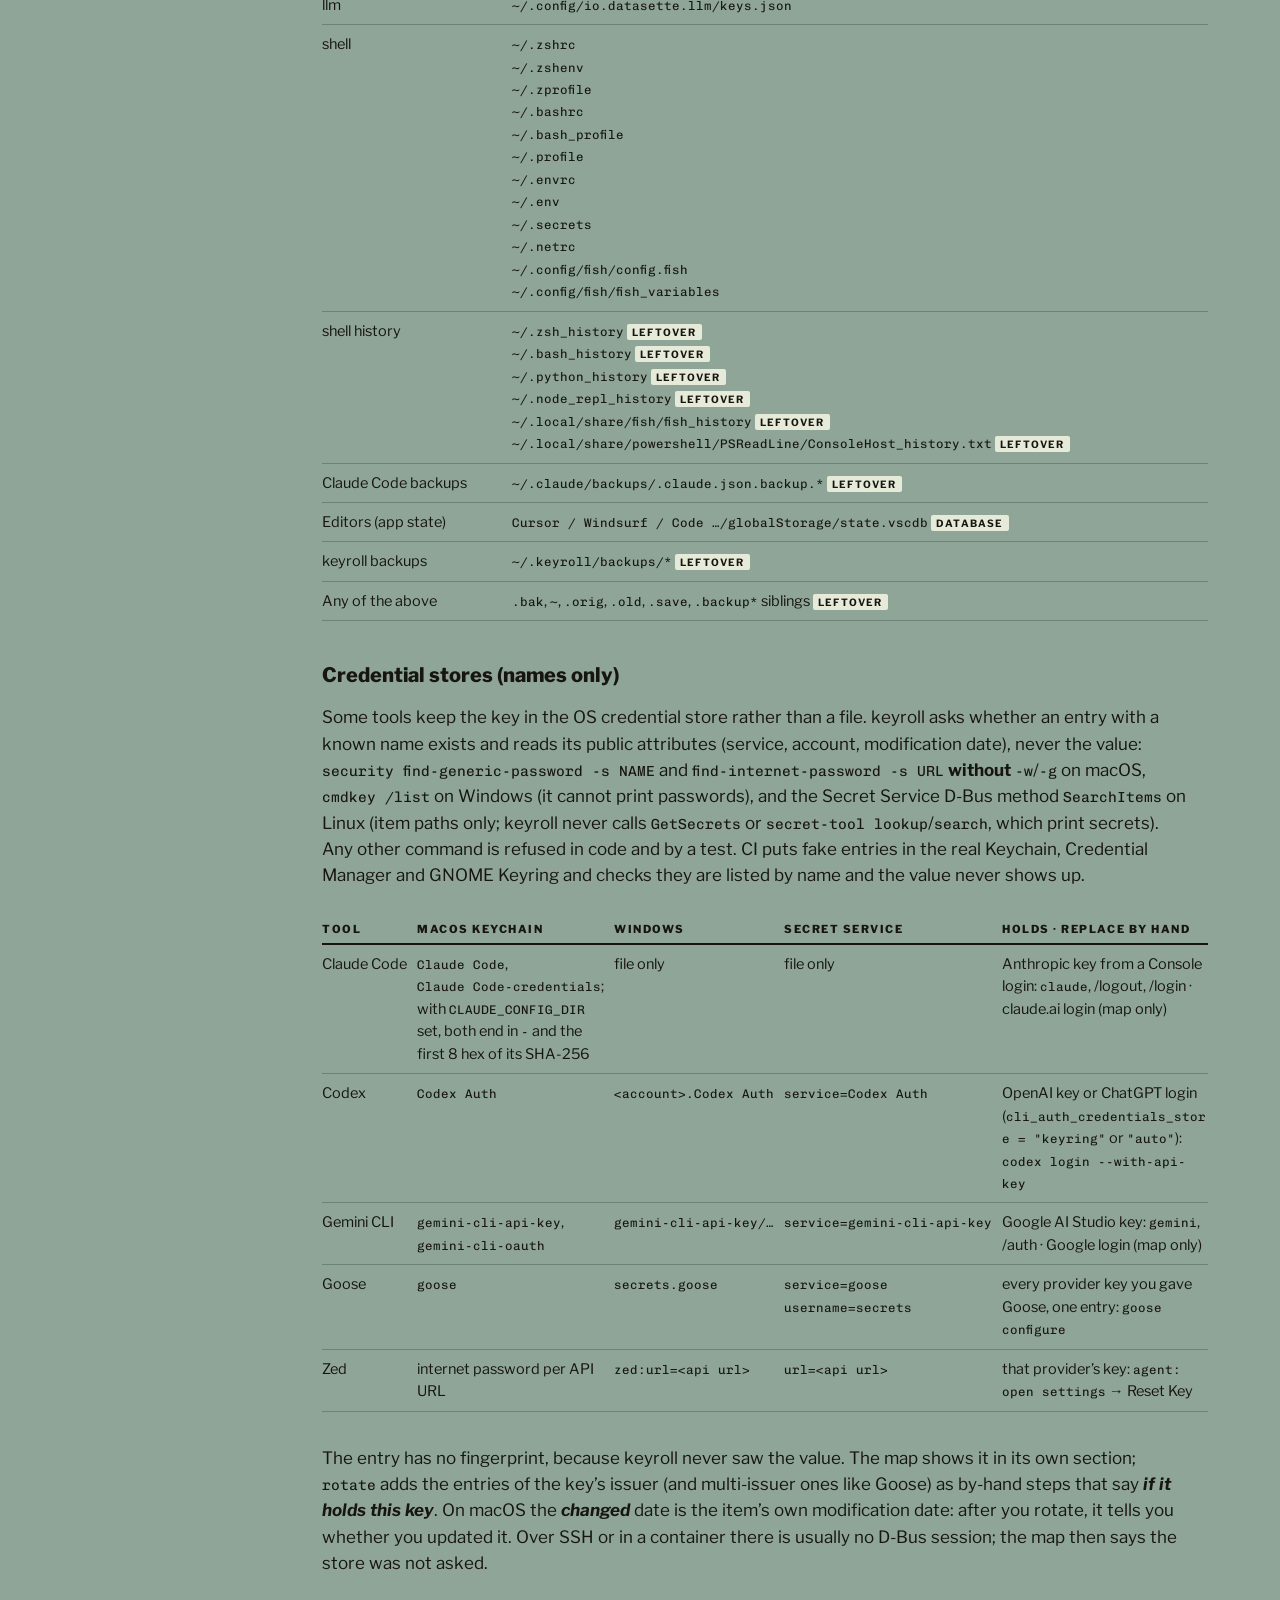
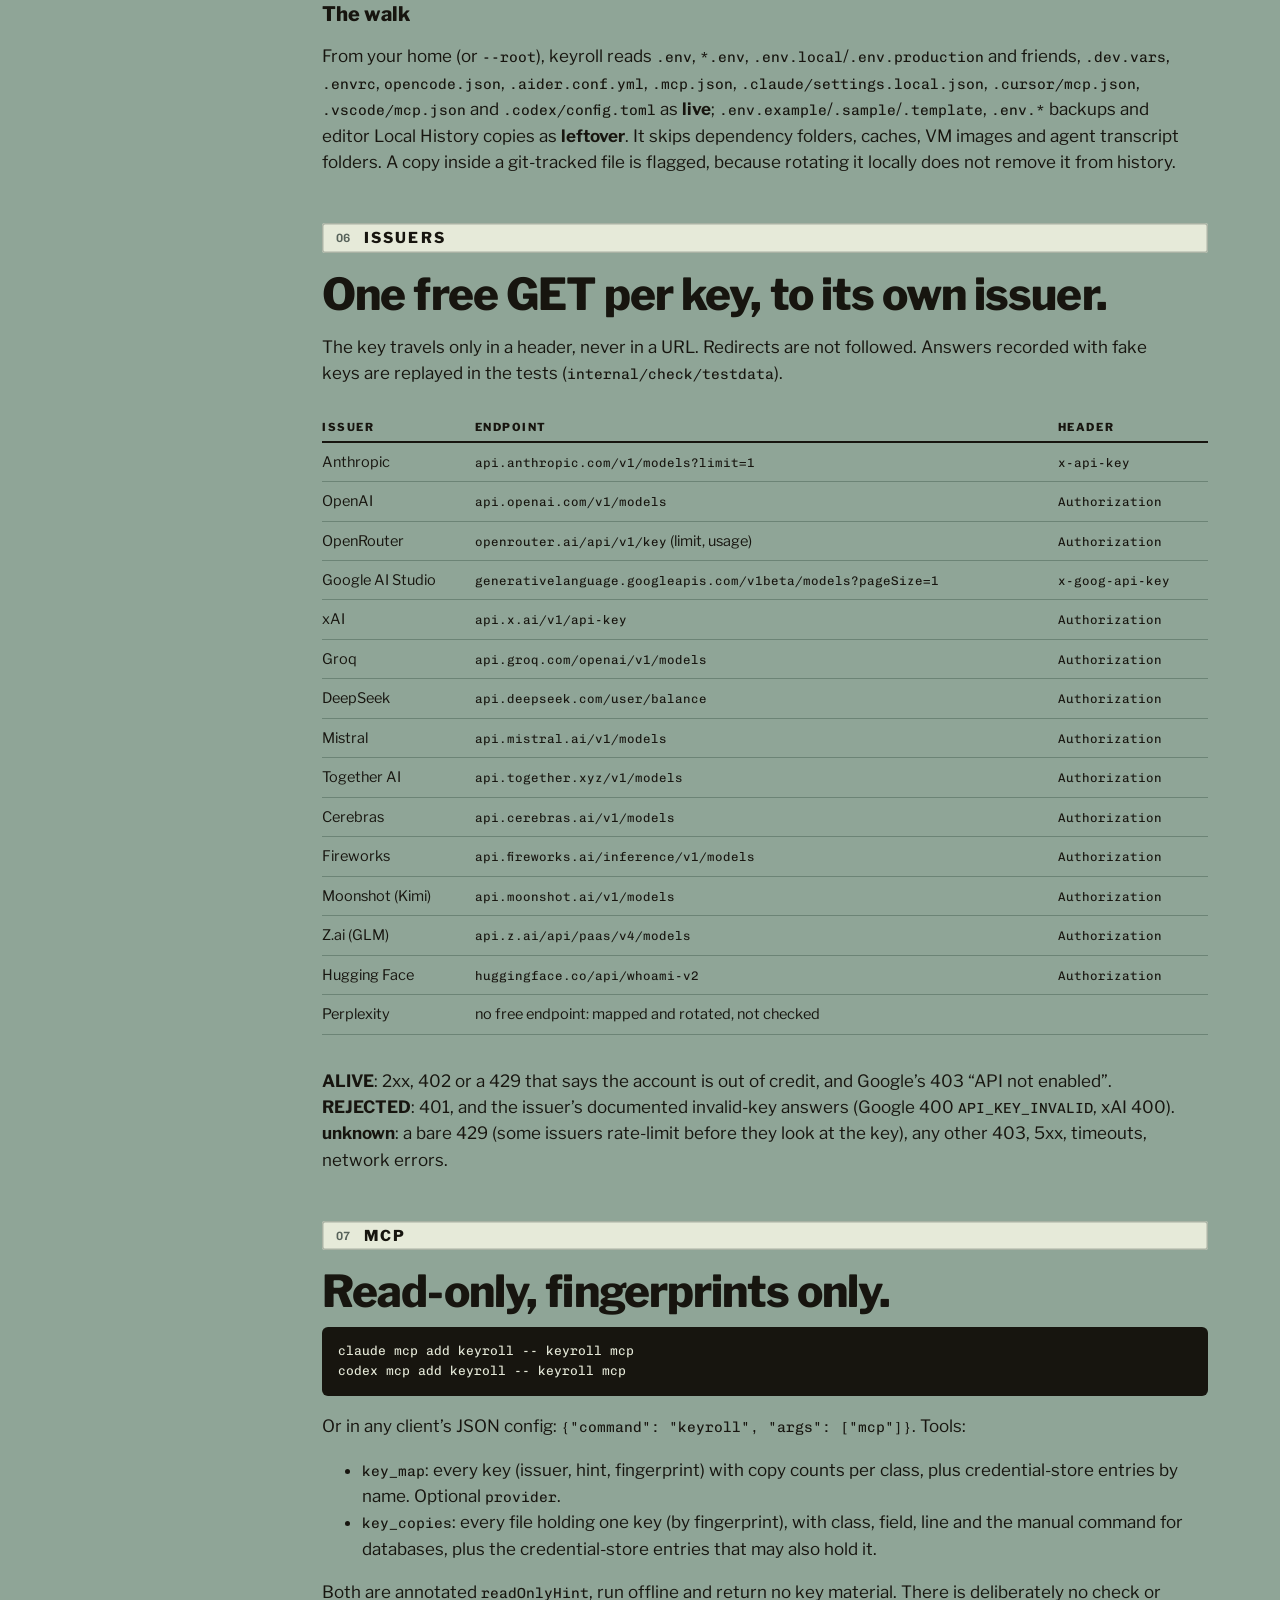
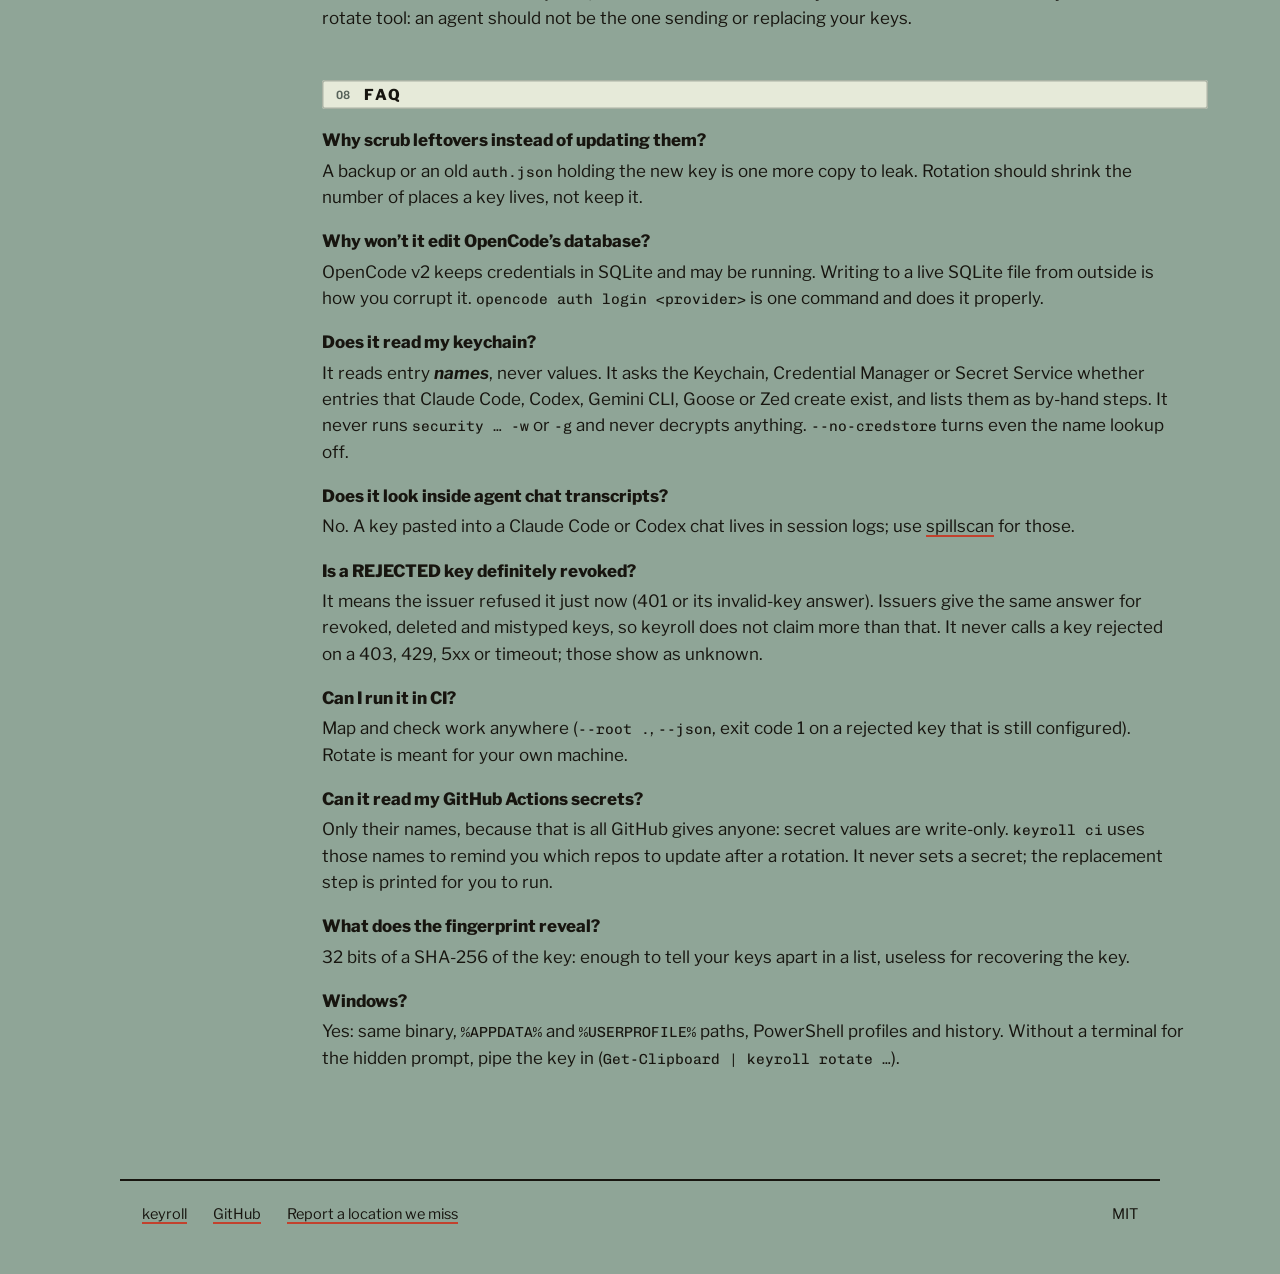
<file: site/docs/index.html>
<!doctype html>
<html lang="en">
<head>
<meta charset="utf-8">
<meta name="viewport" content="width=device-width, initial-scale=1">
<title>keyroll docs · install, usage, reference, FAQ</title>
<meta name="description" content="keyroll documentation: install, map / check / rotate, GitHub Actions secret names, flags and environment, JSON output, every location it reads, issuer endpoints, exit codes, MCP, FAQ.">
<link rel="canonical" href="https://blackman99.github.io/keyroll/docs/">
<link rel="icon" href="../favicon.svg" type="image/svg+xml">
<link rel="icon" href="../logo-512.png" type="image/png" sizes="512x512">
<meta name="theme-color" content="#8fa597">
<meta property="og:type" content="website">
<meta property="og:site_name" content="keyroll">
<meta property="og:url" content="https://blackman99.github.io/keyroll/docs/">
<meta property="og:title" content="keyroll docs">
<meta property="og:description" content="Install, map / check / rotate, CI secret names, flags, JSON output, every location keyroll reads, issuer endpoints, exit codes, MCP and FAQ.">
<meta property="og:image" content="https://blackman99.github.io/keyroll/og.png">
<meta property="og:image:width" content="1200">
<meta property="og:image:height" content="630">
<meta property="og:image:alt" content="A cord switchboard: one red Anthropic key patched into nine jacks labelled with the files that hold a copy of it.">
<meta name="twitter:card" content="summary_large_image">
<meta name="twitter:title" content="keyroll docs">
<meta name="twitter:description" content="Install, map / check / rotate, CI secret names, flags, JSON output, locations, issuer endpoints, exit codes, MCP, FAQ.">
<meta name="twitter:image" content="https://blackman99.github.io/keyroll/og.png">
<link rel="preload" href="../fonts/libre-franklin.woff2" as="font" type="font/woff2" crossorigin>
<link rel="stylesheet" href="../style.css">
<style>
  .docs { max-width: 1180px; margin: 0 auto; padding: 22px 22px 0; display: grid; grid-template-columns: 210px minmax(0, 1fr); gap: 40px; }
  .docs nav { position: sticky; top: 16px; align-self: start; background: var(--bakelite); color: var(--strip); border-radius: 6px; padding: 14px 0 10px; }
  .docs nav a { display: flex; gap: 10px; align-items: center; color: var(--strip); text-decoration: none; padding: 6px 16px; font: 700 13px/1.2 var(--sans); letter-spacing: .1em; text-transform: uppercase; }
  .docs nav a::before { content: ""; width: 8px; height: 8px; border-radius: 50%; background: #2a2822; box-shadow: 0 0 0 1.5px #5c625f; flex: none; }
  .docs nav a:hover::before, .docs nav a.on::before { background: var(--ring); }
  .docs nav .home { margin: 0 12px 10px; padding: 8px 6px 12px; border-bottom: 1px solid #3a3a33; font: italic 900 26px/1 var(--sans); letter-spacing: -.02em; text-transform: none; }
  .docs nav .home img { width: 30px; height: 30px; }
  .docs nav .home::before { display: none; }
  .docs article { min-width: 0; padding-bottom: 30px; }
  .docs h2.big { font: 800 clamp(30px, 4vw, 44px)/1.05 var(--sans); letter-spacing: -.02em; margin: 6px 0 12px; }
  .docs section { margin: 0 0 48px; scroll-margin-top: 16px; }
  .docs h3 { font: 800 20px/1.2 var(--sans); margin: 26px 0 8px; }
  .docs p, .docs li { max-width: 72ch; }
  .docs table.ring code { word-break: break-word; }
  .docs table.stores td:not(:last-child) code { word-break: normal; white-space: nowrap; }
  .docs table.stores td:last-child { min-width: 15em; }
  .docs table.stores td:first-child { white-space: nowrap; }
  @media (max-width: 520px) { .docs table.stores { min-width: 760px; } }
  .cl { font: 700 10px/1 var(--sans); letter-spacing: .12em; text-transform: uppercase; background: var(--strip); padding: 2px 5px; border-radius: 2px; }
  dl.faq dt { font-weight: 800; margin: 18px 0 4px; }
  dl.faq dd { margin: 0; max-width: 72ch; }
  @media (max-width: 860px) { .docs { grid-template-columns: minmax(0, 1fr); gap: 18px; } .docs nav { position: static; display: flex; flex-wrap: wrap; padding: 8px; } .docs nav .home { width: 100%; margin: 0 0 6px; } .docs nav a { padding: 6px 10px; } }
</style>
</head>
<body>
<div class="docs">
<nav aria-label="Docs sections">
  <a class="home" href="../"><img src="../logo.svg" alt="" width="30" height="30">keyroll</a>
  <a href="#install">Install</a>
  <a href="#usage">Usage</a>
  <a href="#config">Configuration</a>
  <a href="#reference">Reference</a>
  <a href="#where">Where it looks</a>
  <a href="#issuers">Issuers</a>
  <a href="#mcp">MCP</a>
  <a href="#faq">FAQ</a>
</nav>
<article>
<section id="install">
  <div class="strip"><span class="no">01</span><h2>Install</h2></div>
  <h2 class="big">One binary, no dependencies.</h2>
  <div class="term wrapcmd"><button class="copy" data-copy="i1" type="button">copy</button><span id="i1">curl -fsSL https://blackman99.github.io/keyroll/install.sh | sh</span></div>
  <p>The script picks the archive for your OS and CPU from the latest release, checks it against the release’s <code>checksums.txt</code>, and puts <code>keyroll</code> in <code>~/.local/bin</code> (set <code>KEYROLL_BIN</code> to change that). It is 49 lines; <a href="../install.sh">read it first</a>.</p>
  <div class="term wrapcmd"><button class="copy" data-copy="i2" type="button">copy</button><span id="i2">go install github.com/Blackman99/keyroll/cmd/keyroll@latest</span></div>
  <p>Or download <code>keyroll_&lt;os&gt;_&lt;arch&gt;.tar.gz</code> (zip on Windows) from <a href="https://github.com/Blackman99/keyroll/releases/latest">Releases</a>: macOS, Linux and Windows, amd64 and arm64.</p>
</section>

<section id="usage">
  <div class="strip"><span class="no">02</span><h2>Usage</h2></div>
  <h2 class="big">Map, check, rotate, and CI.</h2>
  <h3>keyroll <span class="mono">(map)</span></h3>
  <p>Offline. Lists every key it finds, grouped by key, with each copy’s file, line, field name and class. Nothing is sent anywhere and no key is ever printed: you see <code>sk-ant-…M1AA</code> and the fingerprint <code>#38bb1575</code> (first 8 hex characters of the key’s SHA-256).</p>
  <div class="term">$ keyroll
keyroll  5 keys · 19 copies · 9 tools · offline, nothing sent

  ● Anthropic         sk-ant-…M1AA     #38bb1575  9 copies  3 live · 1 database · 5 leftovers
      live      Claude Code      ~/.claude.json:4                                    primaryApiKey
      live      shell            ~/.zshrc:6                                          ANTHROPIC_API_KEY
      live      project .env     ~/code/shop/.env:2                                  ANTHROPIC_API_KEY
      database  OpenCode         ~/.local/share/opencode/opencode.db
                                 → opencode auth login anthropic  (then: opencode auth list)
      leftover  OpenCode         ~/.local/share/opencode/auth.json:4                 anthropic.key
                                 legacy file: OpenCode v2 imported it into opencode.db and no longer reads it
      leftover  shell history    ~/.zsh_history:2
      …</div>
  <p>Classes: <b>live</b> (a tool reads it), <b>leftover</b> (nothing reads it, but it still works as a key: backups, legacy files, history, templates), <b>database</b> (SQLite app state keyroll never edits; it prints the command that replaces the key instead).</p>
  <p>After the keys comes the <b>credential store</b> section: entries AI tools keep in the macOS Keychain, Windows Credential Manager or the Secret Service, found <a href="#stores">by name only</a>. keyroll never reads their values, so they have no fingerprint; each shows what it holds and the step that replaces it by hand:</p>
  <div class="term">  ◇ credential store  macOS Keychain   1 entry  by name only: keyroll never reads these values
      by hand   Claude Code      "Claude Code"  Anthropic API key · changed 2026-10-03
                                 → run `claude`, /logout, then /login with your Console account</div>

  <h3>keyroll check [fingerprint…]</h3>
  <p>Sends each key to its own issuer, once, to a free read-only endpoint (<a href="#issuers">table</a>), at most 4 at a time with a 10 s limit each (<code>--timeout</code>). Prints <b>ALIVE</b> (the issuer accepts it), <b>REJECTED</b> (the issuer refuses it: revoked, deleted or mistyped), <b>unknown</b> or <b>skipped</b> per key, the spend limit where the issuer exposes it (OpenRouter), and which tools will fail because they still use a rejected key. Their 401s come from the issuer, not from a bug in your code. Exit code 1 when a rejected key is still configured somewhere live.</p>

  <h3>keyroll rotate &lt;fingerprint&gt;</h3>
  <p>Give the fingerprint (or its first 4+ characters, or the last 4 of the key). keyroll asks for the new key with echo off, or reads it from stdin if piped:</p>
  <div class="term">pbpaste | keyroll rotate 38bb1575          # macOS
wl-paste | keyroll rotate 38bb1575         # Wayland
keyroll rotate 38bb1575 --dry-run          # show the plan, change nothing
keyroll rotate 38bb1575 --ci you/agent-bot # also list that repo's Actions secrets</div>
  <ol>
    <li>The new key is cleaned of quotes and whitespace and refused if it is the same key, a login token, or another issuer’s key.</li>
    <li>Unless <code>--offline</code>, keyroll asks the issuer whether the new key works, and refuses one it rejects.</li>
    <li>It prints the plan: <b>write</b> for live copies, <b>scrub</b> for leftovers (the old key becomes <code>[revoked-by-keyroll:38bb1575]</code> and the new key is not added), <b>by hand</b> for databases, then the <b>credential-store</b> entries of the same issuer that may hold the key (listed by name; keyroll cannot see whether they do), and with <code>--ci owner/name</code> the <a href="#ci">GitHub Actions secrets</a> whose names point at that issuer. It asks once (or <code>--yes</code>).</li>
    <li>Each file: originals copied to <code>~/.keyroll/backups/&lt;time&gt;-&lt;fp&gt;/</code>, the old key’s bytes replaced, written to a temp file in the same folder with the original mode, fsynced, renamed over. Symlinks are written through to their target. A file that changed during the rotation is left untouched.</li>
    <li>keyroll scans again and prints how many places still hold the old key, then the by-hand steps (databases, credential-store entries, CI secrets), the issuer’s revoke page and its spend-limit page.</li>
    <li>The last line of every rotation asks the issuer about the <b>old</b> key: <b>REFUSES</b> means it is revoked; <b>ACCEPTS</b> means it is not, and copies keyroll cannot see (a hosted console, CI secrets, another machine) can still spend on it.</li>
  </ol>

  <h3 id="ci">keyroll ci</h3>
  <p>Lists the GitHub Actions secrets whose <em>names</em> look like AI provider keys, through the <a href="https://cli.github.com">GitHub CLI</a> you are logged in with: repository, environment and organization secrets. GitHub never returns a secret’s value, so keyroll never sees one; it only runs <code>gh secret list</code>, <code>gh repo list</code>/<code>view</code> and GET requests through <code>gh api</code>, and refuses anything else.</p>
  <div class="term">keyroll ci                              # the GitHub repo of this folder
keyroll ci --repo octo-demo/agent-bot   # repeatable; owner/name or a github.com URL
keyroll ci --owner acme-labs            # every repo of a user or organization
keyroll ci --all --json                 # every repo of your gh account</div>
  <div class="term">keyroll ci  7 of 11 secret names in 2 repos look like AI provider keys · names only, GitHub never returns values

  octo-demo/agent-bot
      repository     ANTHROPIC_API_KEY        Anthropic API key · updated 2026-10-03
                     → gh secret set ANTHROPIC_API_KEY --repo octo-demo/agent-bot
      env production OPENROUTER_API_KEY       OpenRouter API key · updated 2026-10-12
                     → gh secret set OPENROUTER_API_KEY --env production --repo octo-demo/agent-bot
  …
  acme-labs organization secrets, usable by acme-labs/web
      org acme-labs  PROD_ANTHROPIC_KEY
                     probably Anthropic API key (the name mentions ANTHROPIC) · updated 2026-09-28
                     → an org admin updates it at
                       https://github.com/organizations/acme-labs/settings/secrets/actions

  next  keyroll rotate 38bb1575 --ci octo-demo/agent-bot --ci acme-labs/web
        rotating your Anthropic key lists these 2 secrets as by-hand steps</div>
  <ul>
    <li>Names are matched against the variables each issuer documents (<code>ANTHROPIC_API_KEY</code>, <code>GEMINI_API_KEY</code>, <code>HF_TOKEN</code>, …), then against names that mention an issuer and end in KEY, TOKEN or SECRET, marked <em>probably</em>.</li>
    <li><code>CLAUDE_CODE_OAUTH_TOKEN</code> is a Claude Code login token (<code>claude setup-token</code>), not an API key: listed, never added to an API key’s rotation.</li>
    <li>A secret has no fingerprint, so keyroll cannot tell which key it holds. The <b>next</b> lines pair each issuer with your local key of that issuer, and <code>rotate --ci</code> adds the secrets as by-hand steps that say <em>if it holds this key</em>.</li>
    <li>Organization secrets get the settings page instead of <code>gh secret set --org</code>, which would reset which repositories can use the secret.</li>
    <li>Needs read access to the repos (collaborator, or a token with the <em>Secrets: read</em> permission). Actions’ own <code>GITHUB_TOKEN</code> can never list secrets. Without <code>gh</code>, logged out or with a bad token it exits <code>3</code> and prints the command that fixes it; a repo it cannot read is reported and the others are still listed.</li>
    <li>Not covered: Dependabot and Codespaces secrets, Actions variables, other CI providers. Not exposed over MCP, which stays offline.</li>
  </ul>

  <h3>keyroll paths</h3>
  <p>Every fixed location keyroll reads and whether it exists on this machine (<a href="#where">full list</a>), then the credential-store entry names it asks about on this OS.</p>
  <h3>keyroll mcp</h3>
  <p>Read-only MCP server over stdio (<a href="#mcp">details</a>).</p>
</section>

<section id="config">
  <div class="strip"><span class="no">03</span><h2>Configuration</h2></div>
  <h2 class="big">Flags and environment.</h2>
  <p>There is no config file. Everything is a flag.</p>
  <div class="tablewrap"><table class="ring">
    <thead><tr><th>Flag</th><th>Commands</th><th>Meaning</th></tr></thead>
    <tbody>
      <tr><td><code>--json</code></td><td>map, check, rotate, ci, paths</td><td>Machine-readable output. Never contains key values.</td></tr>
      <tr><td><code>--root DIR</code></td><td>map, check, rotate</td><td>Walk DIR for <code>.env</code> files and project configs. Repeatable. Default: your home folder.</td></tr>
      <tr><td><code>--depth N</code></td><td>map, check, rotate</td><td>How deep the walk goes (default 6). <code>node_modules</code>, <code>.git</code>, caches, VMs and agent transcript folders are skipped.</td></tr>
      <tr><td><code>--no-walk</code></td><td>map, check, rotate</td><td>Only the fixed locations, no walk.</td></tr>
      <tr><td><code>--provider ID</code></td><td>map, check, rotate, ci</td><td>Only keys of one issuer: <code>anthropic</code>, <code>openai</code>, <code>openrouter</code>, <code>google</code>, <code>xai</code>, <code>groq</code>, <code>deepseek</code>, …</td></tr>
      <tr><td><code>--file PATH</code></td><td>map, check, rotate</td><td>Also scan this file. Repeatable.</td></tr>
      <tr><td><code>--timeout 10s</code></td><td>check, rotate, ci</td><td>Per-request limit for issuer checks; for <code>ci</code>, per <code>gh</code> call (default 20s).</td></tr>
      <tr><td><code>--dry-run</code></td><td>rotate</td><td>Print the plan, change nothing.</td></tr>
      <tr><td><code>--yes</code></td><td>rotate</td><td>Skip the confirmation (required when there is no terminal).</td></tr>
      <tr><td><code>--offline</code></td><td>rotate</td><td>Don’t check the new key with its issuer first.</td></tr>
      <tr><td><code>--no-backup</code></td><td>rotate</td><td>Don’t keep originals in <code>~/.keyroll/backups</code>.</td></tr>
      <tr><td><code>--repo OWNER/NAME</code></td><td>ci</td><td>Repo to list. Repeatable; a github.com URL works too. Default: the GitHub remote of the current folder.</td></tr>
      <tr><td><code>--owner NAME</code></td><td>ci</td><td>Every repo of this user or organization. Repeatable.</td></tr>
      <tr><td><code>--all</code></td><td>ci</td><td>Every repo of the account <code>gh</code> is logged in as.</td></tr>
      <tr><td><code>--limit N</code></td><td>ci</td><td>Repos per owner for <code>--owner</code>/<code>--all</code> (default 200, at most 1000). The output says when an owner has more.</td></tr>
      <tr><td><code>--archived</code></td><td>ci</td><td>Include archived repos (skipped by default).</td></tr>
      <tr><td><code>--ci OWNER/NAME</code></td><td>rotate</td><td>Add this repo’s matching Actions secrets (and the organization secrets it can use) to the plan as by-hand steps. Repeatable.</td></tr>
      <tr><td><code>--no-credstore</code></td><td>map, rotate</td><td>Don’t ask the OS credential store (Keychain, Credential Manager, Secret Service) for entry names. <code>check</code> never asks it.</td></tr>
    </tbody>
  </table></div>
  <div class="tablewrap"><table class="ring">
    <thead><tr><th>Environment</th><th>Effect</th></tr></thead>
    <tbody>
      <tr><td><code>CODEX_HOME</code>, <code>CLAUDE_CONFIG_DIR</code>, <code>LLM_USER_PATH</code>, <code>OPENCODE_DB</code>, <code>HISTFILE</code></td><td>Honoured the same way the tools themselves honour them.</td></tr>
      <tr><td><code>XDG_CONFIG_HOME</code>, <code>XDG_DATA_HOME</code>, <code>APPDATA</code></td><td>Where config and data folders are on Linux and Windows.</td></tr>
      <tr><td><code>DBUS_SESSION_BUS_ADDRESS</code>, <code>XDG_RUNTIME_DIR</code></td><td>Linux: the Secret Service is asked only when there is a D-Bus session.</td></tr>
      <tr><td><code>GH_TOKEN</code>, <code>GH_HOST</code></td><td>Read by <code>gh</code> itself for <code>keyroll ci</code>; keyroll never reads or passes the token.</td></tr>
      <tr><td><code>NO_COLOR</code>, <code>FORCE_COLOR</code>, <code>COLUMNS</code></td><td>Output colour and width. Colour is on only for a terminal.</td></tr>
    </tbody>
  </table></div>
</section>

<section id="reference">
  <div class="strip"><span class="no">04</span><h2>Reference</h2></div>
  <h2 class="big">Exit codes, JSON, detection.</h2>
  <div class="tablewrap"><table class="ring">
    <thead><tr><th>Exit</th><th>Meaning</th></tr></thead>
    <tbody>
      <tr><td><code>0</code></td><td>OK.</td></tr>
      <tr><td><code>1</code></td><td>Action needed: <code>check</code> found a rejected key that something still uses, or a <code>rotate</code> step failed.</td></tr>
      <tr><td><code>2</code></td><td>Usage error (unknown flag or command, no such key, refused new key, <code>ci</code> outside a GitHub repo without <code>--repo</code>).</td></tr>
      <tr><td><code>3</code></td><td>Runtime error (for <code>ci</code>: <code>gh</code> missing, logged out or refused, or no repo could be read).</td></tr>
    </tbody>
  </table></div>
  <h3>JSON (<code>keyroll --json</code>)</h3>
  <div class="term">{
  "keys": [{
    "fingerprint": "38bb1575", "hint": "sk-ant-…M1AA",
    "provider": "anthropic", "provider_name": "Anthropic", "kind": "api",
    "copies": [
      { "path": "/home/you/.claude.json", "display": "~/.claude.json", "tool": "Claude Code",
        "class": "live", "field": "primaryApiKey", "lines": [4], "count": 1 },
      { "path": "…/opencode/opencode.db", "tool": "OpenCode", "class": "database",
        "note": "OpenCode v2 credential store", "manual": "opencode auth login &lt;provider&gt;  (then: opencode auth list)" }
    ]
  }],
  "files_scanned": 17, "dirs_walked": 4, "roots": ["/home/you"], "elapsed_ms": 9,
  "credential_store": {
    "store": "macOS Keychain", "asked": 13,
    "entries": [
      { "store": "macOS Keychain", "tool": "Claude Code", "name": "Claude Code", "account": "you",
        "provider": "anthropic", "holds": "api key", "modified": "2026-10-03",
        "manual": "run `claude`, /logout, then /login with your Console account",
        "command": "security find-generic-password -s 'Claude Code'" }
    ]
  }
}</div>
  <p><code>credential_store</code> is left out with <code>--no-credstore</code>; when the store could not be asked it carries <code>skipped</code> with the reason. <code>holds</code> is <code>api key</code>, <code>api keys</code> (several issuers in one entry), <code>api key or login</code> or <code>login</code>. <code>rotate --dry-run --json</code> puts the entries that may hold the key under the plan’s <code>credential_store</code>. No entry ever carries a value.</p>
  <p><code>check --json</code> adds a result per key: <code>state</code>, <code>http</code>, <code>detail</code>, <code>endpoint</code>, <code>ms</code>, and <code>limit_usd</code> / <code>usage_usd</code> / <code>no_cap</code> where the issuer reports them. Every JSON output is tested to contain no 8-character run of any key.</p>
  <p><code>ci --json</code> returns <code>login</code>, <code>repos</code> (<code>name</code>, <code>secret_names</code>, <code>environments</code>, <code>error</code>) and <code>secrets</code>: <code>name</code>, <code>scope</code> (<code>repository</code>, <code>environment</code>, <code>organization</code>), <code>repo</code> / <code>environment</code> / <code>org</code>, <code>updated</code>, <code>provider</code>, <code>kind</code>, <code>match</code> and <code>manual</code>. <code>rotate --dry-run --json --ci …</code> puts them under the plan’s <code>ci_secrets</code>. Names and dates only.</p>
  <h3>How keys are recognised</h3>
  <ul>
    <li>By issuer prefix where one exists: <code>sk-ant-api03-</code>, <code>sk-ant-admin01-</code>, <code>sk-or-v1-</code>, <code>sk-proj-</code>, <code>sk-svcacct-</code>, <code>AIza</code>, <code>gsk_</code>, <code>xai-</code>, <code>hf_</code>, <code>csk-</code>, <code>fw_</code>, <code>pplx-</code>.</li>
    <li>Keys without a prefix (DeepSeek, Moonshot, Mistral, Z.ai, Together) only when the variable name or the JSON object around them names the issuer, e.g. <code>DEEPSEEK_API_KEY=</code> or a <code>"deepseek"</code> provider block.</li>
    <li>Any other <code>sk-…</code> key is listed as <em>unknown issuer</em> and never sent anywhere.</li>
    <li>Claude Code login tokens (<code>sk-ant-oat…</code>, <code>sk-ant-ort…</code>) are mapped but not checked or rotated: run <code>claude /login</code>.</li>
  </ul>
</section>

<section id="where">
  <div class="strip"><span class="no">05</span><h2>Where it looks</h2></div>
  <h2 class="big">60-odd fixed places, your projects, then the credential store.</h2>
  <p>Paths shown for Linux; macOS uses <code>~/Library/Application Support</code> and Windows <code>%APPDATA%</code> where the tool does. Run <code>keyroll paths</code> to see which exist on your machine.</p>
  <div class="tablewrap"><table class="ring">
    <thead><tr><th>Tool</th><th>Files</th></tr></thead>
    <tbody>
<tr><td>Aider</td><td><code>~/.aider.conf.yml</code><br><code>~/.aider.conf.yaml</code></td></tr>
<tr><td>Claude Code</td><td><code>~/.claude.json</code><br><code>~/.claude/.claude.json</code><br><code>~/.claude/settings.json</code><br><code>~/.claude/settings.local.json</code><br><code>~/.claude/.credentials.json</code></td></tr>
<tr><td>Claude Desktop</td><td><code>~/.config/Claude/claude_desktop_config.json</code></td></tr>
<tr><td>Cline</td><td><code>~/.cline/data/secrets.json</code><br><code>~/.cline/data/globalState.json</code></td></tr>
<tr><td>Code settings</td><td><code>~/.config/Code/User/settings.json</code><br><code>~/.config/Code/User/mcp.json</code></td></tr>
<tr><td>Codex</td><td><code>~/.codex/auth.json</code><br><code>~/.codex/config.toml</code><br><code>~/.codex/.env</code></td></tr>
<tr><td>Continue</td><td><code>~/.continue/config.yaml</code><br><code>~/.continue/config.json</code><br><code>~/.continue/.env</code></td></tr>
<tr><td>Crush</td><td><code>~/.config/crush/crush.json</code><br><code>~/.local/share/crush/crush.json</code></td></tr>
<tr><td>Cursor</td><td><code>~/.cursor/mcp.json</code></td></tr>
<tr><td>Cursor settings</td><td><code>~/.config/Cursor/User/settings.json</code><br><code>~/.config/Cursor/User/mcp.json</code></td></tr>
<tr><td>Gemini CLI</td><td><code>~/.gemini/.env</code><br><code>~/.gemini/settings.json</code></td></tr>
<tr><td>Goose</td><td><code>~/.config/goose/config.yaml</code><br><code>~/.config/goose/secrets.yaml</code></td></tr>
<tr><td>OpenCode</td><td><code>~/.local/share/opencode/auth.json</code> <span class="cl">leftover</span><br><code>~/.config/opencode/opencode.json</code><br><code>~/.config/opencode/opencode.jsonc</code><br><code>~/.config/opencode/config.json</code><br><code>~/.local/share/opencode/opencode.db</code> <span class="cl">database</span></td></tr>
<tr><td>Pi</td><td><code>~/.pi/agent/auth.json</code><br><code>~/.pi/agent/settings.json</code></td></tr>
<tr><td>PowerShell</td><td><code>~/Documents/PowerShell/Microsoft.PowerShell_profile.ps1</code><br><code>~/Documents/WindowsPowerShell/Microsoft.PowerShell_profile.ps1</code><br><code>~/.config/powershell/Microsoft.PowerShell_profile.ps1</code></td></tr>
<tr><td>VSCodium settings</td><td><code>~/.config/VSCodium/User/settings.json</code><br><code>~/.config/VSCodium/User/mcp.json</code></td></tr>
<tr><td>Windsurf</td><td><code>~/.codeium/windsurf/mcp_config.json</code></td></tr>
<tr><td>Windsurf settings</td><td><code>~/.config/Windsurf/User/settings.json</code><br><code>~/.config/Windsurf/User/mcp.json</code></td></tr>
<tr><td>Zed</td><td><code>~/.config/zed/settings.json</code></td></tr>
<tr><td>aichat</td><td><code>~/.config/aichat/config.yaml</code></td></tr>
<tr><td>llm</td><td><code>~/.config/io.datasette.llm/keys.json</code></td></tr>
<tr><td>shell</td><td><code>~/.zshrc</code><br><code>~/.zshenv</code><br><code>~/.zprofile</code><br><code>~/.bashrc</code><br><code>~/.bash_profile</code><br><code>~/.profile</code><br><code>~/.envrc</code><br><code>~/.env</code><br><code>~/.secrets</code><br><code>~/.netrc</code><br><code>~/.config/fish/config.fish</code><br><code>~/.config/fish/fish_variables</code></td></tr>
<tr><td>shell history</td><td><code>~/.zsh_history</code> <span class="cl">leftover</span><br><code>~/.bash_history</code> <span class="cl">leftover</span><br><code>~/.python_history</code> <span class="cl">leftover</span><br><code>~/.node_repl_history</code> <span class="cl">leftover</span><br><code>~/.local/share/fish/fish_history</code> <span class="cl">leftover</span><br><code>~/.local/share/powershell/PSReadLine/ConsoleHost_history.txt</code> <span class="cl">leftover</span></td></tr>
      <tr><td>Claude Code backups</td><td><code>~/.claude/backups/.claude.json.backup.*</code> <span class="cl">leftover</span></td></tr>
      <tr><td>Editors (app state)</td><td><code>Cursor / Windsurf / Code …/globalStorage/state.vscdb</code> <span class="cl">database</span></td></tr>
      <tr><td>keyroll backups</td><td><code>~/.keyroll/backups/*</code> <span class="cl">leftover</span></td></tr>
      <tr><td>Any of the above</td><td><code>.bak</code>, <code>~</code>, <code>.orig</code>, <code>.old</code>, <code>.save</code>, <code>.backup*</code> siblings <span class="cl">leftover</span></td></tr>
    </tbody>
  </table></div>
  <h3 id="stores">Credential stores (names only)</h3>
  <p>Some tools keep the key in the OS credential store rather than a file. keyroll asks whether an entry with a known name exists and reads its public attributes (service, account, modification date), never the value: <code>security find-generic-password -s NAME</code> and <code>find-internet-password -s URL</code> <b>without</b> <code>-w</code>/<code>-g</code> on macOS, <code>cmdkey /list</code> on Windows (it cannot print passwords), and the Secret Service D-Bus method <code>SearchItems</code> on Linux (item paths only; keyroll never calls <code>GetSecrets</code> or <code>secret-tool lookup</code>/<code>search</code>, which print secrets). Any other command is refused in code and by a test. CI puts fake entries in the real Keychain, Credential Manager and GNOME Keyring and checks they are listed by name and the value never shows up.</p>
  <div class="tablewrap"><table class="ring stores">
    <thead><tr><th>Tool</th><th>macOS Keychain</th><th>Windows</th><th>Secret Service</th><th>Holds · replace by hand</th></tr></thead>
    <tbody>
      <tr><td>Claude Code</td><td><code>Claude Code</code>, <code>Claude Code-credentials</code>; with <code>CLAUDE_CONFIG_DIR</code> set, both end in <code>-</code> and the first 8 hex of its SHA-256</td><td>file only</td><td>file only</td><td>Anthropic key from a Console login: <code>claude</code>, /logout, /login · claude.ai login (map only)</td></tr>
      <tr><td>Codex</td><td><code>Codex Auth</code></td><td><code>&lt;account&gt;.Codex Auth</code></td><td><code>service=Codex Auth</code></td><td>OpenAI key or ChatGPT login (<code>cli_auth_credentials_store = "keyring"</code> or <code>"auto"</code>): <code>codex login --with-api-key</code></td></tr>
      <tr><td>Gemini CLI</td><td><code>gemini-cli-api-key</code>, <code>gemini-cli-oauth</code></td><td><code>gemini-cli-api-key/…</code></td><td><code>service=gemini-cli-api-key</code></td><td>Google AI Studio key: <code>gemini</code>, /auth · Google login (map only)</td></tr>
      <tr><td>Goose</td><td><code>goose</code></td><td><code>secrets.goose</code></td><td><code>service=goose</code> <code>username=secrets</code></td><td>every provider key you gave Goose, one entry: <code>goose configure</code></td></tr>
      <tr><td>Zed</td><td>internet password per API URL</td><td><code>zed:url=&lt;api url&gt;</code></td><td><code>url=&lt;api url&gt;</code></td><td>that provider’s key: <code>agent: open settings</code> → Reset Key</td></tr>
    </tbody>
  </table></div>
  <p class="swipe">swipe the table →</p>
  <p>The entry has no fingerprint, because keyroll never saw the value. The map shows it in its own section; <code>rotate</code> adds the entries of the key’s issuer (and multi-issuer ones like Goose) as by-hand steps that say <em>if it holds this key</em>. On macOS the <em>changed</em> date is the item’s own modification date: after you rotate, it tells you whether you updated it. Over SSH or in a container there is usually no D-Bus session; the map then says the store was not asked.</p>

  <h3>The walk</h3>
  <p>From your home (or <code>--root</code>), keyroll reads <code>.env</code>, <code>*.env</code>, <code>.env.local</code>/<code>.env.production</code> and friends, <code>.dev.vars</code>, <code>.envrc</code>, <code>opencode.json</code>, <code>.aider.conf.yml</code>, <code>.mcp.json</code>, <code>.claude/settings.local.json</code>, <code>.cursor/mcp.json</code>, <code>.vscode/mcp.json</code> and <code>.codex/config.toml</code> as <b>live</b>; <code>.env.example</code>/<code>.sample</code>/<code>.template</code>, <code>.env.*</code> backups and editor Local History copies as <b>leftover</b>. It skips dependency folders, caches, VM images and agent transcript folders. A copy inside a git-tracked file is flagged, because rotating it locally does not remove it from history.</p>
</section>

<section id="issuers">
  <div class="strip"><span class="no">06</span><h2>Issuers</h2></div>
  <h2 class="big">One free GET per key, to its own issuer.</h2>
  <p>The key travels only in a header, never in a URL. Redirects are not followed. Answers recorded with fake keys are replayed in the tests (<code>internal/check/testdata</code>).</p>
  <div class="tablewrap"><table class="ring">
    <thead><tr><th>Issuer</th><th>Endpoint</th><th>Header</th></tr></thead>
    <tbody>
      <tr><td>Anthropic</td><td><code>api.anthropic.com/v1/models?limit=1</code></td><td><code>x-api-key</code></td></tr>
      <tr><td>OpenAI</td><td><code>api.openai.com/v1/models</code></td><td><code>Authorization</code></td></tr>
      <tr><td>OpenRouter</td><td><code>openrouter.ai/api/v1/key</code> (limit, usage)</td><td><code>Authorization</code></td></tr>
      <tr><td>Google AI Studio</td><td><code>generativelanguage.googleapis.com/v1beta/models?pageSize=1</code></td><td><code>x-goog-api-key</code></td></tr>
      <tr><td>xAI</td><td><code>api.x.ai/v1/api-key</code></td><td><code>Authorization</code></td></tr>
      <tr><td>Groq</td><td><code>api.groq.com/openai/v1/models</code></td><td><code>Authorization</code></td></tr>
      <tr><td>DeepSeek</td><td><code>api.deepseek.com/user/balance</code></td><td><code>Authorization</code></td></tr>
      <tr><td>Mistral</td><td><code>api.mistral.ai/v1/models</code></td><td><code>Authorization</code></td></tr>
      <tr><td>Together AI</td><td><code>api.together.xyz/v1/models</code></td><td><code>Authorization</code></td></tr>
      <tr><td>Cerebras</td><td><code>api.cerebras.ai/v1/models</code></td><td><code>Authorization</code></td></tr>
      <tr><td>Fireworks</td><td><code>api.fireworks.ai/inference/v1/models</code></td><td><code>Authorization</code></td></tr>
      <tr><td>Moonshot (Kimi)</td><td><code>api.moonshot.ai/v1/models</code></td><td><code>Authorization</code></td></tr>
      <tr><td>Z.ai (GLM)</td><td><code>api.z.ai/api/paas/v4/models</code></td><td><code>Authorization</code></td></tr>
      <tr><td>Hugging Face</td><td><code>huggingface.co/api/whoami-v2</code></td><td><code>Authorization</code></td></tr>
      <tr><td>Perplexity</td><td>no free endpoint: mapped and rotated, not checked</td><td></td></tr>
    </tbody>
  </table></div>
  <p><b>ALIVE</b>: 2xx, 402 or a 429 that says the account is out of credit, and Google’s 403 “API not enabled”. <b>REJECTED</b>: 401, and the issuer’s documented invalid-key answers (Google 400 <code>API_KEY_INVALID</code>, xAI 400). <b>unknown</b>: a bare 429 (some issuers rate-limit before they look at the key), any other 403, 5xx, timeouts, network errors.</p>
</section>

<section id="mcp">
  <div class="strip"><span class="no">07</span><h2>MCP</h2></div>
  <h2 class="big">Read-only, fingerprints only.</h2>
  <div class="term">claude mcp add keyroll -- keyroll mcp
codex mcp add keyroll -- keyroll mcp</div>
  <p>Or in any client’s JSON config: <code>{"command": "keyroll", "args": ["mcp"]}</code>. Tools:</p>
  <ul>
    <li><code>key_map</code>: every key (issuer, hint, fingerprint) with copy counts per class, plus credential-store entries by name. Optional <code>provider</code>.</li>
    <li><code>key_copies</code>: every file holding one key (by fingerprint), with class, field, line and the manual command for databases, plus the credential-store entries that may also hold it.</li>
  </ul>
  <p>Both are annotated <code>readOnlyHint</code>, run offline and return no key material. There is deliberately no check or rotate tool: an agent should not be the one sending or replacing your keys.</p>
</section>

<section id="faq">
  <div class="strip"><span class="no">08</span><h2>FAQ</h2></div>
  <dl class="faq">
    <dt>Why scrub leftovers instead of updating them?</dt>
    <dd>A backup or an old <code>auth.json</code> holding the new key is one more copy to leak. Rotation should shrink the number of places a key lives, not keep it.</dd>
    <dt>Why won’t it edit OpenCode’s database?</dt>
    <dd>OpenCode v2 keeps credentials in SQLite and may be running. Writing to a live SQLite file from outside is how you corrupt it. <code>opencode auth login &lt;provider&gt;</code> is one command and does it properly.</dd>
    <dt>Does it read my keychain?</dt>
    <dd>It reads entry <em>names</em>, never values. It asks the Keychain, Credential Manager or Secret Service whether entries that Claude Code, Codex, Gemini CLI, Goose or Zed create exist, and lists them as by-hand steps. It never runs <code>security … -w</code> or <code>-g</code> and never decrypts anything. <code>--no-credstore</code> turns even the name lookup off.</dd>
    <dt>Does it look inside agent chat transcripts?</dt>
    <dd>No. A key pasted into a Claude Code or Codex chat lives in session logs; use <a href="https://github.com/Blackman99/spillscan">spillscan</a> for those.</dd>
    <dt>Is a REJECTED key definitely revoked?</dt>
    <dd>It means the issuer refused it just now (401 or its invalid-key answer). Issuers give the same answer for revoked, deleted and mistyped keys, so keyroll does not claim more than that. It never calls a key rejected on a 403, 429, 5xx or timeout; those show as unknown.</dd>
    <dt>Can I run it in CI?</dt>
    <dd>Map and check work anywhere (<code>--root .</code>, <code>--json</code>, exit code 1 on a rejected key that is still configured). Rotate is meant for your own machine.</dd>
    <dt>Can it read my GitHub Actions secrets?</dt>
    <dd>Only their names, because that is all GitHub gives anyone: secret values are write-only. <code>keyroll ci</code> uses those names to remind you which repos to update after a rotation. It never sets a secret; the replacement step is printed for you to run.</dd>
    <dt>What does the fingerprint reveal?</dt>
    <dd>32 bits of a SHA-256 of the key: enough to tell your keys apart in a list, useless for recovering the key.</dd>
    <dt>Windows?</dt>
    <dd>Yes: same binary, <code>%APPDATA%</code> and <code>%USERPROFILE%</code> paths, PowerShell profiles and history. Without a terminal for the hidden prompt, pipe the key in (<code>Get-Clipboard | keyroll rotate …</code>).</dd>
  </dl>
</section>
</article>
</div>
<footer>
  <a href="../">keyroll</a>
  <a href="https://github.com/Blackman99/keyroll">GitHub</a>
  <a href="https://github.com/Blackman99/keyroll/issues/new/choose">Report a location we miss</a>
  <span class="sp"></span><span>MIT</span>
</footer>
<script>
document.querySelectorAll("[data-copy]").forEach(b => b.addEventListener("click", async () => {
  try { await navigator.clipboard.writeText(document.getElementById(b.dataset.copy).textContent); b.textContent = "copied"; b.classList.add("ok"); } catch { b.textContent = "select"; }
  setTimeout(() => { b.textContent = "copy"; b.classList.remove("ok"); }, 1600);
}));
const links = [...document.querySelectorAll(".docs nav a[href^='#']")];
const io = new IntersectionObserver(es => es.forEach(e => { if (e.isIntersecting) links.forEach(a => a.classList.toggle("on", a.getAttribute("href") === "#" + e.target.id)); }), { rootMargin: "-20% 0px -70% 0px" });
document.querySelectorAll(".docs section").forEach(s => io.observe(s));
</script>
</body>
</html>
</file>
<file: site/style.css>
/* keyroll — 1950s cord switchboard. See DESIGN.md. */
@font-face { font-family: "Libre Franklin"; src: url("fonts/libre-franklin.woff2") format("woff2"); font-weight: 300 900; font-style: normal; font-display: swap; }
@font-face { font-family: "Libre Franklin"; src: url("fonts/libre-franklin-italic.woff2") format("woff2"); font-weight: 700 900; font-style: italic; font-display: swap; }
@font-face { font-family: "Chivo Mono"; src: url("fonts/chivo-mono.woff2") format("woff2"); font-weight: 400 600; font-display: swap; }

:root {
  --hammer: #8fa597; --hammer-dk: #6c8476; --hammer-hi: #b3c4b8;
  --bakelite: #17150f; --strip: #e6ead9; --nickel: #c2c9c6;
  --cord-a: #c2412d; --cord-o: #2f5d8a; --cord-r: #e0b23a; --cord-g: #3f7d4e; --cord-v: #7a4fa0; --cord-new: #f3f1ea;
  --ring: #ffd166; --alive: #44c773; --dead: #e5484d;
  --sans: "Libre Franklin", "Franklin Gothic Medium", "Arial Narrow", sans-serif;
  --mono: "Chivo Mono", ui-monospace, "SFMono-Regular", Menlo, monospace;
}
* { box-sizing: border-box; }
html { background: var(--hammer); color: var(--bakelite); font: 400 17px/1.55 var(--sans); -webkit-text-size-adjust: 100%; }
body { margin: 0; min-height: 100vh; overflow-x: hidden; }
/* hammertone: faint mottling from an SVG turbulence filter, cabinet only */
body::before { content: ""; position: fixed; inset: 0; pointer-events: none; z-index: 0; opacity: .07;
  background-image: url("data:image/svg+xml,%3Csvg xmlns='http://www.w3.org/2000/svg' width='240' height='240'%3E%3Cfilter id='n'%3E%3CfeTurbulence type='fractalNoise' baseFrequency='.045' numOctaves='3' seed='7'/%3E%3CfeColorMatrix values='0 0 0 0 0.05 0 0 0 0 0.09 0 0 0 0 0.07 0 0 0 1.6 -0.4'/%3E%3C/filter%3E%3Crect width='240' height='240' filter='url(%23n)'/%3E%3C/svg%3E"); }
main, header, footer { position: relative; z-index: 1; }
a { color: var(--bakelite); text-decoration-thickness: 2px; text-underline-offset: 3px; text-decoration-color: var(--cord-a); }
a:hover { text-decoration-color: var(--bakelite); }
:focus-visible { outline: 3px solid var(--ring); outline-offset: 3px; border-radius: 3px; }
code, kbd, pre, .mono { font-family: var(--mono); font-size: .86em; }
::selection { background: var(--ring); color: var(--bakelite); }
.skip { position: absolute; left: -999px; top: 8px; background: var(--strip); padding: 6px 10px; z-index: 9; }
.skip:focus { left: 8px; }

/* ── top: enamel name plate on the cabinet crown ─────────────────────── */
.crown { max-width: 1240px; margin: 0 auto; padding: 26px 22px 0; display: grid; grid-template-columns: 1fr auto; gap: 18px 26px; align-items: end; }
.plate { display: inline-grid; grid-template-columns: auto auto; align-items: center; gap: 4px 22px; background: var(--bakelite); color: var(--strip);
  padding: 14px 30px 14px 28px; border-radius: 6px; box-shadow: inset 0 0 0 3px var(--nickel), inset 0 0 0 5px var(--bakelite), inset 0 0 0 6px #5c625f; position: relative; }
.plate::before, .plate::after { content: ""; position: absolute; top: 50%; width: 9px; height: 9px; margin-top: -4.5px; border-radius: 50%;
  background: radial-gradient(circle at 35% 35%, #eef1ef 0 25%, var(--nickel) 26% 60%, #7d8582 61%); }
.plate::before { left: 7px; } .plate::after { right: 7px; }
h1 { margin: 0; font: italic 900 clamp(44px, 7.4vw, 92px)/.9 var(--sans); letter-spacing: -.035em; }
h1 .dot { color: var(--cord-a); }
.plate .sub { grid-column: 1 / -1; font: 600 clamp(14px, 1.6vw, 18px)/1.2 var(--sans); letter-spacing: .02em; color: var(--hammer-hi); }
.meter { display: grid; justify-items: center; gap: 2px; font: 700 10px/1 var(--sans); letter-spacing: .16em; color: var(--hammer-hi); }
.meter output { display: block; white-space: nowrap; min-width: 18.5ch; text-align: center; background: var(--strip); color: var(--bakelite); font: 600 15px/1 var(--mono); padding: 7px 8px 6px; border-radius: 2px; box-shadow: inset 0 0 0 2px #9aa39f; }
.pitch { max-width: 36rem; justify-self: end; font-size: 18px; line-height: 1.45; }
.pitch strong { font-weight: 800; }
.pitch .install { margin-top: 12px; display: flex; gap: 0; align-items: stretch; background: var(--bakelite); border-radius: 5px; overflow: hidden; }
.pitch .install code { flex: 1; min-width: 0; color: var(--strip); padding: 10px 12px; font-size: 13.5px; white-space: nowrap; overflow-x: auto; scrollbar-width: none; }
.pitch .install code::-webkit-scrollbar { display: none; }
.copy { border: 0; background: var(--nickel); color: var(--bakelite); font: 700 12px/1 var(--sans); letter-spacing: .1em; text-transform: uppercase; padding: 0 14px; cursor: pointer; min-width: 74px; }
.copy:hover { background: var(--strip); }
.copy.ok { background: var(--alive); }
.pitch .alt { font-size: 14px; margin: 8px 0 0; color: #263129; }
.pitch .alt code { white-space: nowrap; }

/* ── the operator position (switchboard) ─────────────────────────────── */
.board { max-width: 1240px; margin: 22px auto 0; padding: 0 22px; }
.cabinet { position: relative; border-radius: 12px; background: var(--hammer-dk); padding: 14px; box-shadow: inset 0 2px 0 var(--hammer-hi), inset 0 -3px 0 #536a5d; }
.stage { position: relative; width: 100%; }
.stage svg { display: block; width: 100%; height: auto; overflow: visible; }
.stage .noscript { padding: 18px; }
.jack { cursor: pointer; }
.jack .ringo { transition: fill .15s; }
.jack:hover .ringo { fill: #eef1ef; }
.plug { transition: transform .18s cubic-bezier(.3,1.6,.5,1); }
.plug:hover { transform: translateY(-3px); }
.copy { transition: background .15s, transform .1s; }
.copy:active { transform: scale(.96); }
.jack:focus { outline: none; }
.jack:focus-visible .ringo { stroke: var(--ring); stroke-width: 3; }
.plug { cursor: pointer; }
.plug:focus { outline: none; }
.plug:focus-visible .plugcap { stroke: var(--ring); stroke-width: 3; }
.lamp { transition: fill .25s; }
.lamp.blink { animation: blink .5s steps(1) infinite; }
@keyframes blink { 50% { fill: #3a2a24; } }
.lamp.ringing { animation: ringing .32s steps(1) 6; }
@keyframes ringing { 50% { fill: #2a2822; } }
.cord { fill: none; stroke-linecap: round; }
/* credential-store entry: asked by name only, so a dashed ring instead of a cord */
.halo { transition: opacity .3s; }
.halo.on { opacity: 1; animation: crawl 9s linear infinite; }
@keyframes crawl { to { stroke-dashoffset: -66; } }
.tag text, .ticket text { font-family: var(--mono); }

/* lever keys: the three switches on the keyshelf */
.levers { position: absolute; display: flex; gap: clamp(8px, 1.4vw, 18px); right: 2.2%; bottom: 7%; }
.lever { appearance: none; border: 0; background: none; padding: 0; cursor: pointer; display: grid; justify-items: center; gap: 6px; color: var(--bakelite); font: 800 clamp(10px, 1.05vw, 13px)/1 var(--sans); letter-spacing: .14em; }
.lever .base { width: clamp(40px, 4.6vw, 58px); height: clamp(18px, 2vw, 24px); border-radius: 4px; background: var(--bakelite); position: relative; perspective: 120px; box-shadow: inset 0 0 0 2px #2e2b22; }
.lever .arm { position: absolute; left: 50%; bottom: 50%; width: clamp(9px, 1vw, 12px); height: clamp(30px, 3.4vw, 42px); margin-left: calc(clamp(9px, 1vw, 12px) / -2);
  background: linear-gradient(90deg, #8d9592, var(--nickel) 40%, #eef1ef 55%, #9aa29f); border-radius: 6px 6px 3px 3px; transform-origin: 50% 100%; transform: rotateX(28deg) rotateZ(-14deg); transition: transform .28s cubic-bezier(.3,1.6,.5,1); }
.lever .arm::after { content: ""; position: absolute; top: -9px; left: 50%; width: 18px; height: 14px; margin-left: -9px; border-radius: 7px; background: var(--bakelite); }
.lever.on .arm { transform: rotateX(28deg) rotateZ(14deg); }
.lever:hover .arm { transform: rotateX(28deg) rotateZ(-6deg); }
.lever.on:hover .arm { transform: rotateX(28deg) rotateZ(14deg); }
.lever .lbl { background: var(--strip); padding: 4px 6px 3px; border-radius: 2px; }
.lever[aria-pressed="true"] .lbl { background: var(--ring); }
.lever:disabled { cursor: default; opacity: .55; }

/* operator's log: the real CLI output for the current step */
.log { margin-top: 14px; background: var(--bakelite); color: var(--strip); border-radius: 6px; padding: 14px 16px 12px; position: relative; }
.log .head { display: flex; justify-content: space-between; gap: 12px; align-items: baseline; font: 700 11px/1 var(--sans); letter-spacing: .16em; color: var(--hammer-hi); text-transform: uppercase; margin-bottom: 10px; }
.log .head button { background: none; border: 1px solid #4a4f4c; color: var(--strip); font: 700 11px/1 var(--sans); letter-spacing: .12em; text-transform: uppercase; padding: 6px 9px; border-radius: 3px; cursor: pointer; }
.log .head button:hover { border-color: var(--strip); }
.log pre { min-height: calc(1.5em * 23); margin: 0; font-size: 12.5px; line-height: 1.5; white-space: pre; overflow-x: auto; transition: opacity .25s; tab-size: 2; }
.log pre.fade { opacity: 0; }
.log .k-dim { color: #8d958f; } .log .k-b { color: #fff; font-weight: 600; } .log .k-y { color: var(--ring); } .log .k-r { color: #ff7b7f; } .log .k-g { color: #7fe3a2; } .log .k-c { color: #9fd6d0; } .log .k-bl { color: #9cc2ec; }
.detail { position: absolute; z-index: 5; max-width: 330px; background: var(--strip); color: var(--bakelite); border-radius: 4px; padding: 10px 12px; font-size: 13.5px; line-height: 1.4; box-shadow: 0 0 0 2px var(--bakelite); pointer-events: none; opacity: 0; transform: translateY(4px); transition: opacity .15s, transform .15s; }
.detail.show { opacity: 1; transform: none; }
.detail b { display: block; font-weight: 800; letter-spacing: .02em; }
.detail code { font-size: 12px; word-break: break-all; }
.detail .nw { white-space: nowrap; }
.caption { font-size: 13.5px; color: #24302a; margin: 10px 2px 0; display: flex; flex-wrap: wrap; gap: 4px 18px; }
.caption .swatch { display: inline-block; width: 10px; height: 10px; border-radius: 50%; vertical-align: -1px; margin-right: 5px; box-shadow: 0 0 0 1.5px var(--bakelite); }
.caption .swatch.diamond, .lampdot.diamond { border-radius: 1.5px; transform: rotate(45deg) scale(.86); background: var(--nickel); box-shadow: inset 0 0 0 3px var(--bakelite), 0 0 0 1.5px var(--ring); }

/* ── below the board: the line-card rack ─────────────────────────────── */
.rack { max-width: 1040px; margin: 64px auto 0; padding: 0 22px; }
.card { margin: 0 0 56px; }
.strip { display: flex; align-items: center; gap: 14px; background: var(--strip); border-radius: 3px; padding: 7px 14px 6px; box-shadow: inset 0 0 0 1.5px #a9b2a4; margin: 0 0 18px; }
.strip .no { font: 600 12px/1 var(--mono); color: #57625a; }
.strip h2 { margin: 0; font: 800 15px/1.1 var(--sans); letter-spacing: .14em; text-transform: uppercase; }
.strip .jk { margin-left: auto; display: flex; gap: 7px; }
.strip .jk i { width: 12px; height: 12px; border-radius: 50%; background: var(--bakelite); box-shadow: inset 0 0 0 3px var(--nickel); }
.card h3 { font: 800 clamp(26px, 3.2vw, 38px)/1.08 var(--sans); letter-spacing: -.02em; margin: 0 0 14px; max-width: 26ch; }
.card p { max-width: 64ch; margin: 0 0 14px; }
.card ul { max-width: 66ch; padding-left: 1.2em; margin: 0 0 14px; }
.card li { margin: 0 0 6px; }
.card li::marker { color: var(--cord-a); }
.term { background: var(--bakelite); color: var(--strip); border-radius: 6px; padding: 14px 92px 14px 16px; overflow-x: auto; font: 400 13px/1.6 var(--mono); white-space: pre; position: relative; margin: 6px 0 16px; }
.term .copy { position: absolute; top: 8px; right: 8px; padding: 7px 10px; border-radius: 3px; min-width: 0; }
.cls { display: grid; grid-template-columns: repeat(auto-fit, minmax(230px, 1fr)); gap: 0; border-top: 2px solid var(--bakelite); margin: 18px 0; }
.cls > div { padding: 14px 16px 6px 0; border-bottom: 1px solid #5f7668; }
.cls b { display: flex; align-items: center; gap: 8px; font-size: 15px; letter-spacing: .1em; text-transform: uppercase; }
.cls p { font-size: 15.5px; margin: 6px 0 8px; }
.lampdot { width: 12px; height: 12px; border-radius: 50%; display: inline-block; box-shadow: 0 0 0 1.5px var(--bakelite); }
table.ring { width: 100%; border-collapse: collapse; font-size: 14.5px; margin: 10px 0 16px; }
table.ring th { text-align: left; font: 800 11px/1 var(--sans); letter-spacing: .14em; text-transform: uppercase; padding: 8px 10px 8px 0; border-bottom: 2px solid var(--bakelite); }
table.ring td { padding: 8px 10px 8px 0; border-bottom: 1px solid #6c8476; vertical-align: top; }
table.ring td code { font-size: 12.5px; }
.tablewrap { overflow-x: auto; }
.swipe { display: none; font-size: 13px; color: #33433a; margin: -8px 0 14px; }
.who { border-left: 4px solid var(--cord-a); padding: 2px 0 2px 16px; margin: 18px 0 14px; max-width: 64ch; }
.who p { margin: 0 0 8px; }
.never { display: grid; gap: 0; margin: 10px 0 0; padding: 0; list-style: none; }
.never li { display: grid; grid-template-columns: 38px 1fr; gap: 10px; align-items: start; padding: 10px 0; border-bottom: 1px solid #6c8476; margin: 0; }
.never li::before { content: ""; width: 26px; height: 26px; margin-top: 1px; border-radius: 50%; background: var(--bakelite); box-shadow: inset 0 0 0 7px var(--nickel), inset 0 0 0 9px var(--bakelite); }
.boundary { display: grid; grid-template-columns: repeat(auto-fit, minmax(240px, 1fr)); gap: 16px; margin-top: 8px; }
.boundary > div { border-left: 4px solid var(--bakelite); padding: 2px 0 2px 14px; }
.boundary b { display: block; }
footer { max-width: 1040px; margin: 30px auto 0; padding: 22px 22px 48px; border-top: 2px solid var(--bakelite); display: flex; flex-wrap: wrap; gap: 10px 26px; font-size: 14.5px; }
footer .sp { flex: 1; }

@media (max-width: 1180px) {
  .crown { grid-template-columns: minmax(0, 1fr); }
  .plate { justify-self: start; }
  .pitch { justify-self: stretch; max-width: 46rem; }
}
@media (max-width: 860px) {
  .crown { grid-template-columns: minmax(0, 1fr); }
  .pitch { justify-self: stretch; max-width: none; min-width: 0; }
  .levers { position: static; justify-content: center; margin: 12px 0 2px; gap: 26px; }
}
@media (max-width: 520px) {
  html { font-size: 16px; }
  .crown { padding-top: 18px; }
  .plate { padding: 12px 16px; gap: 4px 14px; }
  .plate { grid-template-columns: 1fr; width: 100%; }
  .plate::before, .plate::after { top: 12px; margin-top: 0; } /* screws in the corners, clear of the subtitle */
  .meter { grid-row: 3; justify-items: start; grid-auto-flow: column; align-items: center; gap: 10px; justify-content: start; }
  .log pre { min-height: calc(1.5em * 24); }
  .cabinet { padding: 8px; }
  .log pre { font-size: 11px; }
  .card h3 { font-size: 25px; }
  .pitch .install code { font-size: 12.5px; white-space: normal; line-height: 1.5; }
  .pitch .alt code { white-space: normal; }
  table.ring { min-width: 600px; }
  .swipe { display: block; }
  .term { font-size: 11.5px; padding-right: 76px; }
  .term.wrapcmd { white-space: pre-wrap; word-break: break-all; }
}
@media (prefers-reduced-motion: reduce) {
  *, *::before, *::after { animation: none !important; transition: none !important; }
}
</file>
